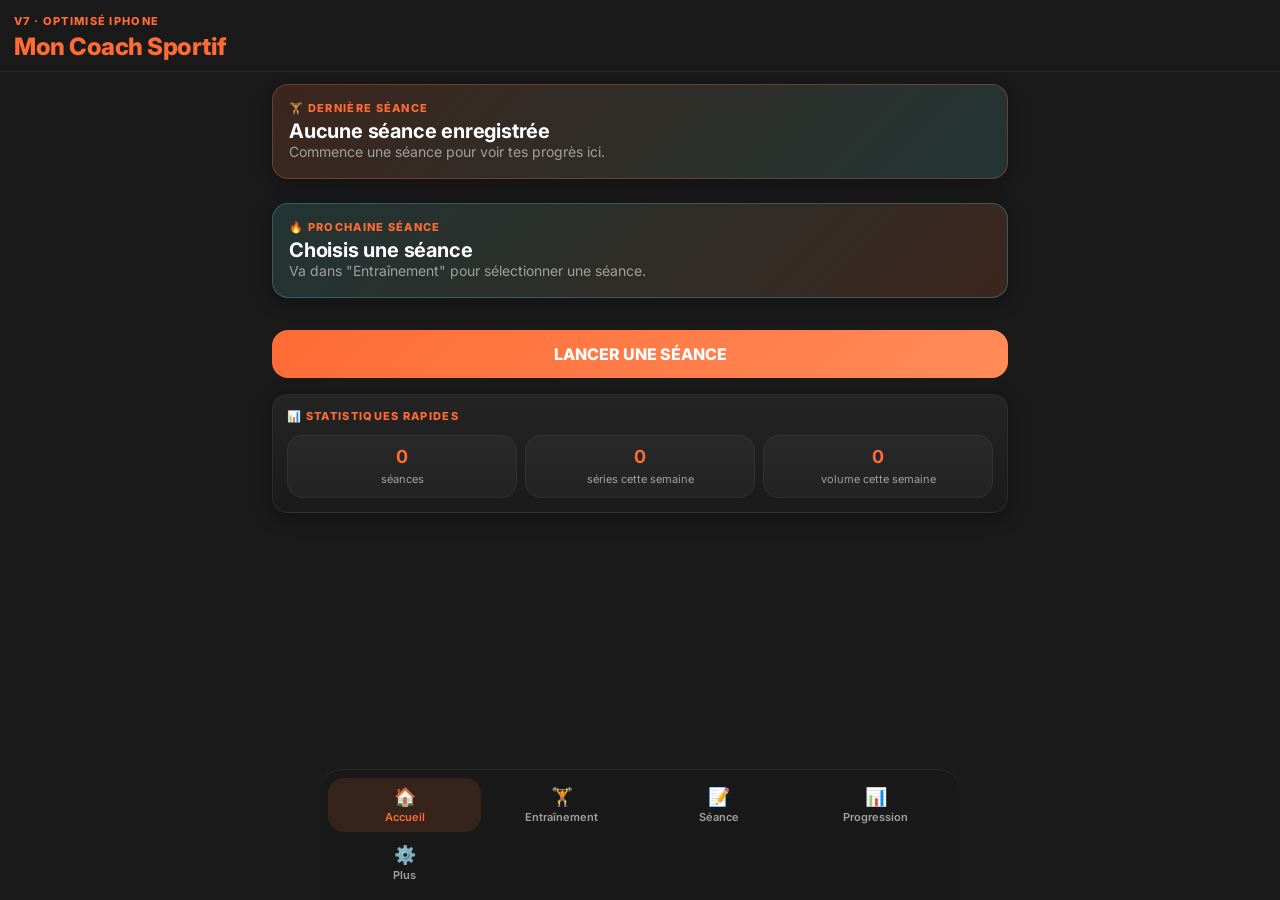
<file: index.html>
<!DOCTYPE html>
<html lang="fr">
<head>
  <meta charset="UTF-8" />
  <meta name="viewport" content="width=device-width, initial-scale=1, viewport-fit=cover" />
  <meta name="theme-color" content="#1A1A1A" />
  <meta name="apple-mobile-web-app-capable" content="yes" />
  <meta name="apple-mobile-web-app-title" content="Mon Coach Sportif" />
  <meta name="apple-mobile-web-app-status-bar-style" content="black-translucent" />
  <link rel="manifest" href="manifest.webmanifest" />
  <link rel="preconnect" href="https://fonts.googleapis.com">
  <link rel="preconnect" href="https://fonts.gstatic.com" crossorigin>
  <link href="https://fonts.googleapis.com/css2?family=Inter:wght@400;600;700;800&display=swap" rel="stylesheet">
  <link rel="stylesheet" href="style.css" />
  <title>Mon Coach Sportif V7</title>
</head>
<body>
  <header class="topbar safe-top">
    <div>
      <p class="eyebrow">V7 · Optimisé iPhone</p>
      <h1>Mon Coach Sportif</h1>
    </div>
    <button id="resumeBtn" class="mini primary hidden">Reprendre</button>
  </header>

  <main>
    <!-- NOUVEAU : ÉCRAN D'ACCUEIL AVEC RÉSUMÉ -->
    <section id="home" class="page active">
      <article class="home-summary">
        <div class="last-session-card card">
          <p class="eyebrow">🏋️ Dernière séance</p>
          <h2 id="lastSessionTitle">Aucune séance enregistrée</h2>
          <p id="lastSessionDetails" class="muted">Commence une séance pour voir tes progrès ici.</p>
        </div>
        
        <div class="next-session-card card">
          <p class="eyebrow">🔥 Prochaine séance</p>
          <h2 id="nextSessionTitle">Choisis une séance</h2>
          <p id="nextSessionDetails" class="muted">Va dans "Entraînement" pour sélectionner une séance.</p>
        </div>
        
        <button id="quickStartBtn" class="quick-launch-btn">LANCER UNE SÉANCE</button>
      </article>
      
      <article class="card compact">
        <p class="eyebrow">📊 Statistiques rapides</p>
        <div class="stats-row">
          <div><strong id="homeTotalSessions">0</strong><span>séances</span></div>
          <div><strong id="homeWeekSets">0</strong><span>séries cette semaine</span></div>
          <div><strong id="homeWeekVolume">0</strong><span>volume cette semaine</span></div>
        </div>
      </article>
    </section>

    <!-- ANCIENNE SECTION "TRAINING" (renommée en "templates") -->
    <section id="training" class="page">
      <article class="hero card compact">
        <div>
          <p class="eyebrow">Entraînement</p>
          <h2 id="recommendationTitle">Choisis ta séance</h2>
          <p id="recommendationText" class="muted">Maison 20-30 min ou salle 1h. L'app te guide sans t'imposer un jour fixe.</p>
        </div>
        <div class="segmented" role="group" aria-label="Filtre séance">
          <button class="chip active" data-place="all">Tout</button>
          <button class="chip" data-place="home">Maison</button>
          <button class="chip" data-place="gym">Salle</button>
        </div>
      </article>

      <section id="templates" class="template-list"></section>
    </section>

    <section id="session" class="page session-page">
      <article class="session-head card compact">
        <div>
          <p id="sessionBadge" class="pill">Aucune séance</p>
          <h2 id="sessionTitle">Lance une séance</h2>
          <p id="sessionMeta" class="muted">L'écran séance reste volontairement simple.</p>
        </div>
        <button id="finishBtn" class="primary hidden">Terminer</button>
      </article>

      <section id="exerciseStack" class="exercise-stack empty-state">
        <p>Aucune séance active. Va dans <strong>Entraînement</strong> pour choisir une séance.</p>
      </section>

      <div id="timerBar" class="timer-bar safe-bottom hidden">
        <button id="timerMinus" class="timer-small">-15s</button>
        <button id="timerToggle" class="timer-main">Repos 01:30</button>
        <button id="timerReset" class="timer-small">Reset</button>
      </div>
    </section>

    <section id="progress" class="page">
      <article class="card compact">
        <div class="section-row">
          <div>
            <p class="eyebrow">Progression</p>
            <h2>Vue simple</h2>
          </div>
          <button id="exportCsvBtn" class="mini">CSV</button>
        </div>
        <div class="stats-row">
          <div><strong id="totalSessions">0</strong><span>séances</span></div>
          <div><strong id="weekSets">0</strong><span>séries semaine</span></div>
          <div><strong id="weekVolume">0</strong><span>volume semaine</span></div>
        </div>
      </article>

      <article class="card compact">
        <div class="section-row">
          <div>
            <h2>Volume prise de masse</h2>
            <p class="muted">Objectif simple : 10 à 16 séries par groupe / semaine.</p>
          </div>
        </div>
        <div id="muscleTargets" class="targets"></div>
      </article>

      <article class="card compact">
        <div class="section-row">
          <div>
            <h2>Poids corporel</h2>
            <p class="muted">Utile pour vérifier que la prise de masse avance.</p>
          </div>
        </div>
        <div class="weight-input">
          <input id="bodyWeightInput" type="number" step="0.1" placeholder="ex. 65.5" inputmode="decimal" />
          <button id="saveWeightBtn" class="primary">Enregistrer</button>
        </div>
        <p id="weightTrend" class="advice-line"></p>
      </article>

      <article class="card compact">
        <div class="section-row">
          <div>
            <h2>Graphique utile</h2>
            <p class="muted">Une seule donnée à la fois, pour rester lisible sur iPhone.</p>
          </div>
        </div>
        <div class="filter-grid">
          <select id="metricFilter">
            <option value="volume">Volume</option>
            <option value="sets">Séries</option>
            <option value="bestWeight">Meilleur poids</option>
            <option value="maxReps">Max reps</option>
          </select>
          <select id="exerciseFilter"></select>
          <select id="placeFilter">
            <option value="all">Maison + salle</option>
            <option value="home">Maison</option>
            <option value="gym">Salle</option>
          </select>
        </div>
        <canvas id="progressCanvas" height="180"></canvas>
      </article>

      <article class="card compact">
        <h2>Records discrets</h2>
        <div id="recordsList" class="records-list"></div>
      </article>
    </section>

    <section id="more" class="page">
      <article class="card compact">
        <p class="eyebrow">Après séance</p>
        <h2>Conseils prise de masse</h2>
        <div class="tips">
          <p><strong>Après une grosse séance salle :</strong> vise protéines + glucides dans les prochaines heures.</p>
          <p><strong>Après jambes ou full body :</strong> ne sous-mange pas. Un vrai repas aide la récupération.</p>
          <p><strong>Séance du soir :</strong> choisis une option digeste : skyr/banane, œufs/pain, riz/thon, soupe + jambon.</p>
        </div>
      </article>

      <article class="card compact">
        <h2>Défi actif</h2>
        <p id="challengeText" class="muted"></p>
        <div class="progress-shell"><span id="challengeBar"></span></div>
        <button id="newChallengeBtn" class="primary full">Changer de défi</button>
      </article>

      <article class="card compact">
        <h2>Mode douleur</h2>
        <p class="muted">L'app propose des alternatives, mais arrête l'exercice si la douleur augmente.</p>
        <select id="injurySelect">
          <option value="none">Aucune zone</option>
          <option value="shoulders">Épaules</option>
          <option value="back">Dos</option>
          <option value="knees">Genoux</option>
        </select>
        <p id="injuryText" class="advice-line"></p>
      </article>

      <article class="card compact">
        <h2>Sauvegarde</h2>
        <p class="muted">CSV pour Excel. JSON pour restaurer toute l'application.</p>
        <div class="button-grid">
          <button id="exportCsvBtn2">Exporter CSV</button>
          <button id="exportJsonBtn">Sauvegarde JSON</button>
          <label class="file-btn">Restaurer JSON<input id="importJsonInput" type="file" accept="application/json" /></label>
          <button id="clearDataBtn" class="danger">Réinitialiser</button>
        </div>
      </article>
    </section>


    <section id="templatePreviewModal" class="modal hidden" aria-live="polite">
      <article class="modal-card card preview-card">
        <div class="section-row">
          <div>
            <p class="eyebrow">Aperçu séance</p>
            <h2 id="previewTitle">Séance</h2>
            <p id="previewMeta" class="muted"></p>
          </div>
          <button id="closePreviewBtn" class="mini">Fermer</button>
        </div>
        <div id="previewContent" class="preview-content"></div>
        <button id="previewStartBtn" class="primary full">Lancer cette séance</button>
      </article>
    </section>

    <section id="exercisePickerModal" class="modal hidden" aria-live="polite">
      <article class="modal-card card picker-card">
        <div class="section-row">
          <div>
            <p class="eyebrow">Bibliothèque</p>
            <h2 id="pickerTitle">Ajouter exercice</h2>
          </div>
          <button id="closePickerBtn" class="mini">Fermer</button>
        </div>
        <div id="pickerCategories" class="picker-cats"></div>
        <div id="pickerList" class="picker-list"></div>
        <div class="new-exercise-box">
          <h3>Créer une machine / exercice</h3>
          <p class="muted">L’app le gardera en mémoire avec tes performances.</p>
          <input id="newExerciseName" type="text" placeholder="ex. Hack Squat Panatta" />
          <select id="newExerciseCategory">
            <option value="legs">Jambes</option>
            <option value="push">Push</option>
            <option value="pull">Pull</option>
            <option value="abs">Abdos / gainage</option>
            <option value="shoulders">Épaules</option>
            <option value="warmup">Échauffement</option>
          </select>
          <button id="createExerciseBtn" class="primary full">Créer et ajouter à la liste</button>
        </div>
      </article>
    </section>

    <section id="summaryModal" class="modal hidden" aria-live="polite">
      <article class="modal-card card">
        <div class="section-row">
          <div>
            <p class="eyebrow">Séance terminée</p>
            <h2 id="summaryTitle">Bilan</h2>
          </div>
          <button id="closeSummaryBtn" class="mini">OK</button>
        </div>
        <div id="summaryContent" class="summary-content"></div>
      </article>
    </section>
  </main>

  <nav class="bottom-nav safe-bottom" aria-label="Navigation">
    <button class="nav-btn active" data-page="home">🏠<span>Accueil</span></button>
    <button class="nav-btn" data-page="training">🏋️<span>Entraînement</span></button>
    <button class="nav-btn" data-page="session">📝<span>Séance</span></button>
    <button class="nav-btn" data-page="progress">📊<span>Progression</span></button>
    <button class="nav-btn" data-page="more">⚙️<span>Plus</span></button>
  </nav>

  <script src="script.js"></script>
</body>
</html>
</file>
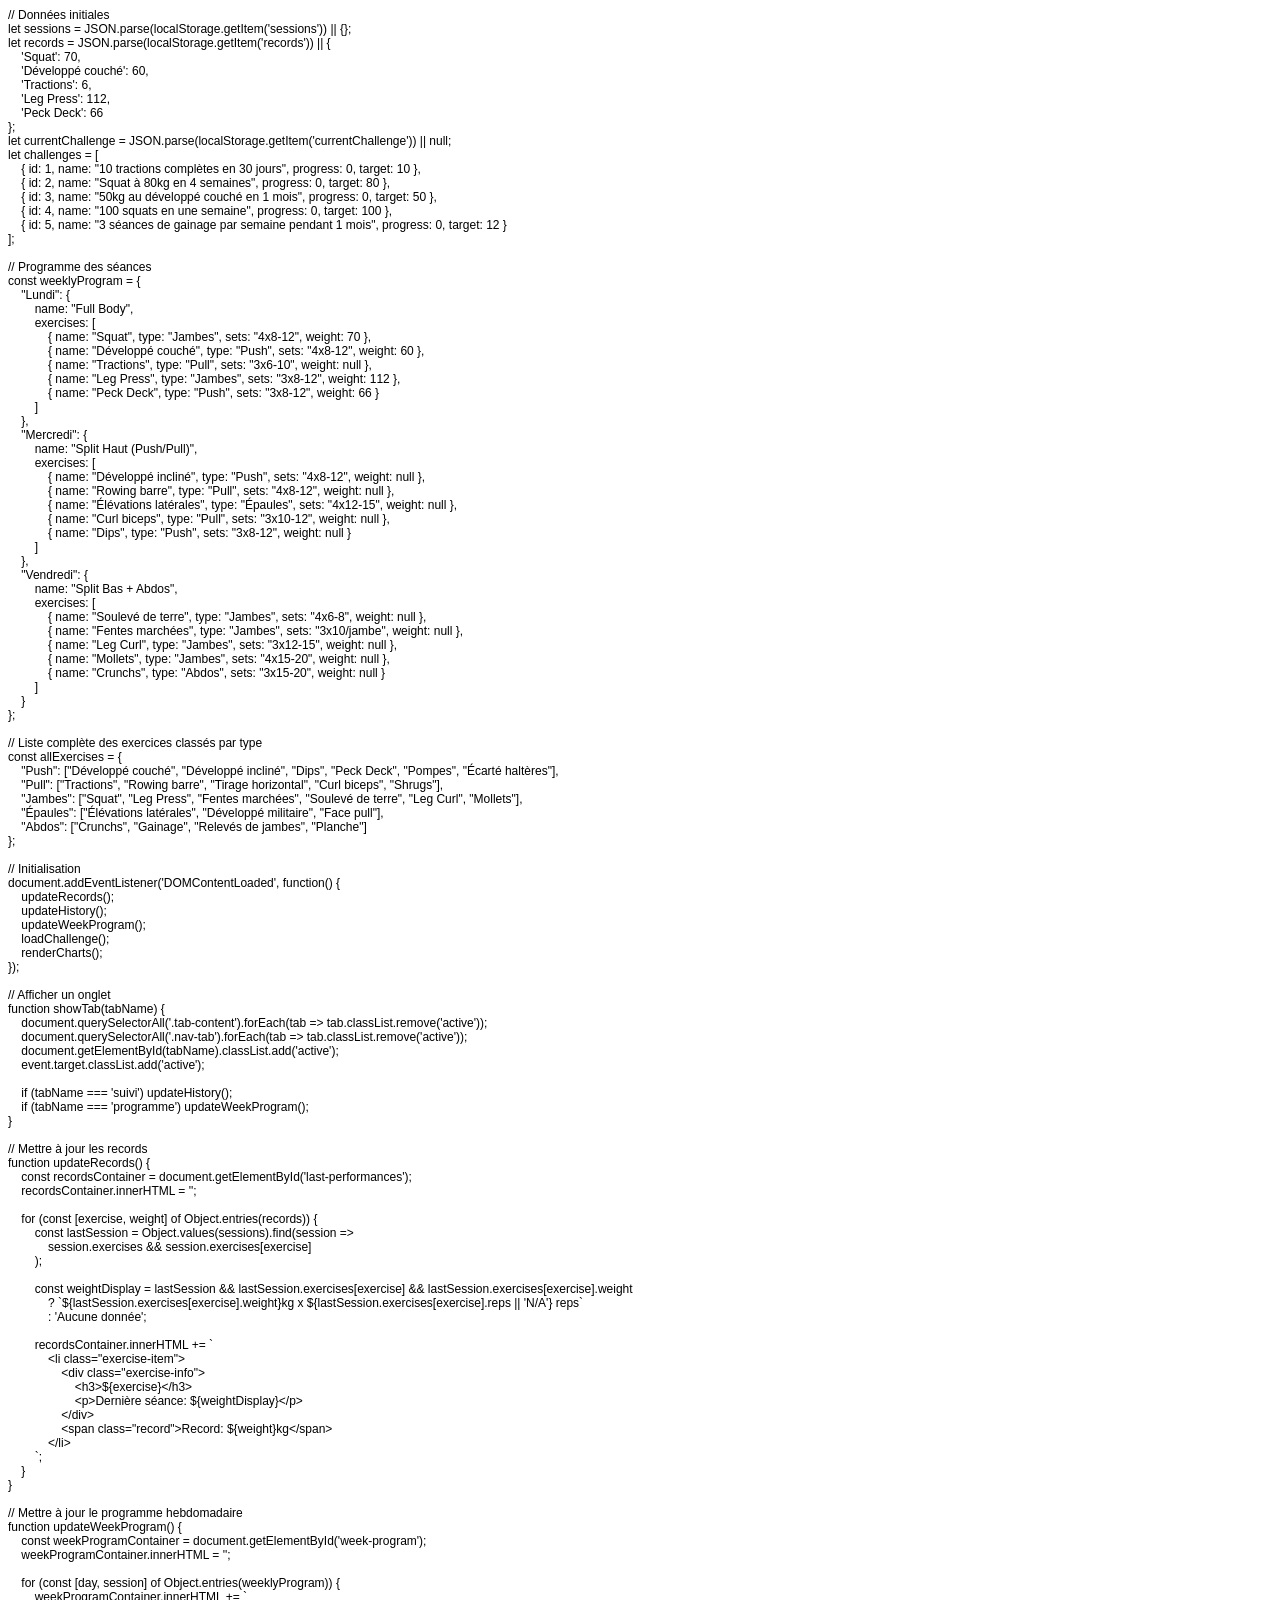
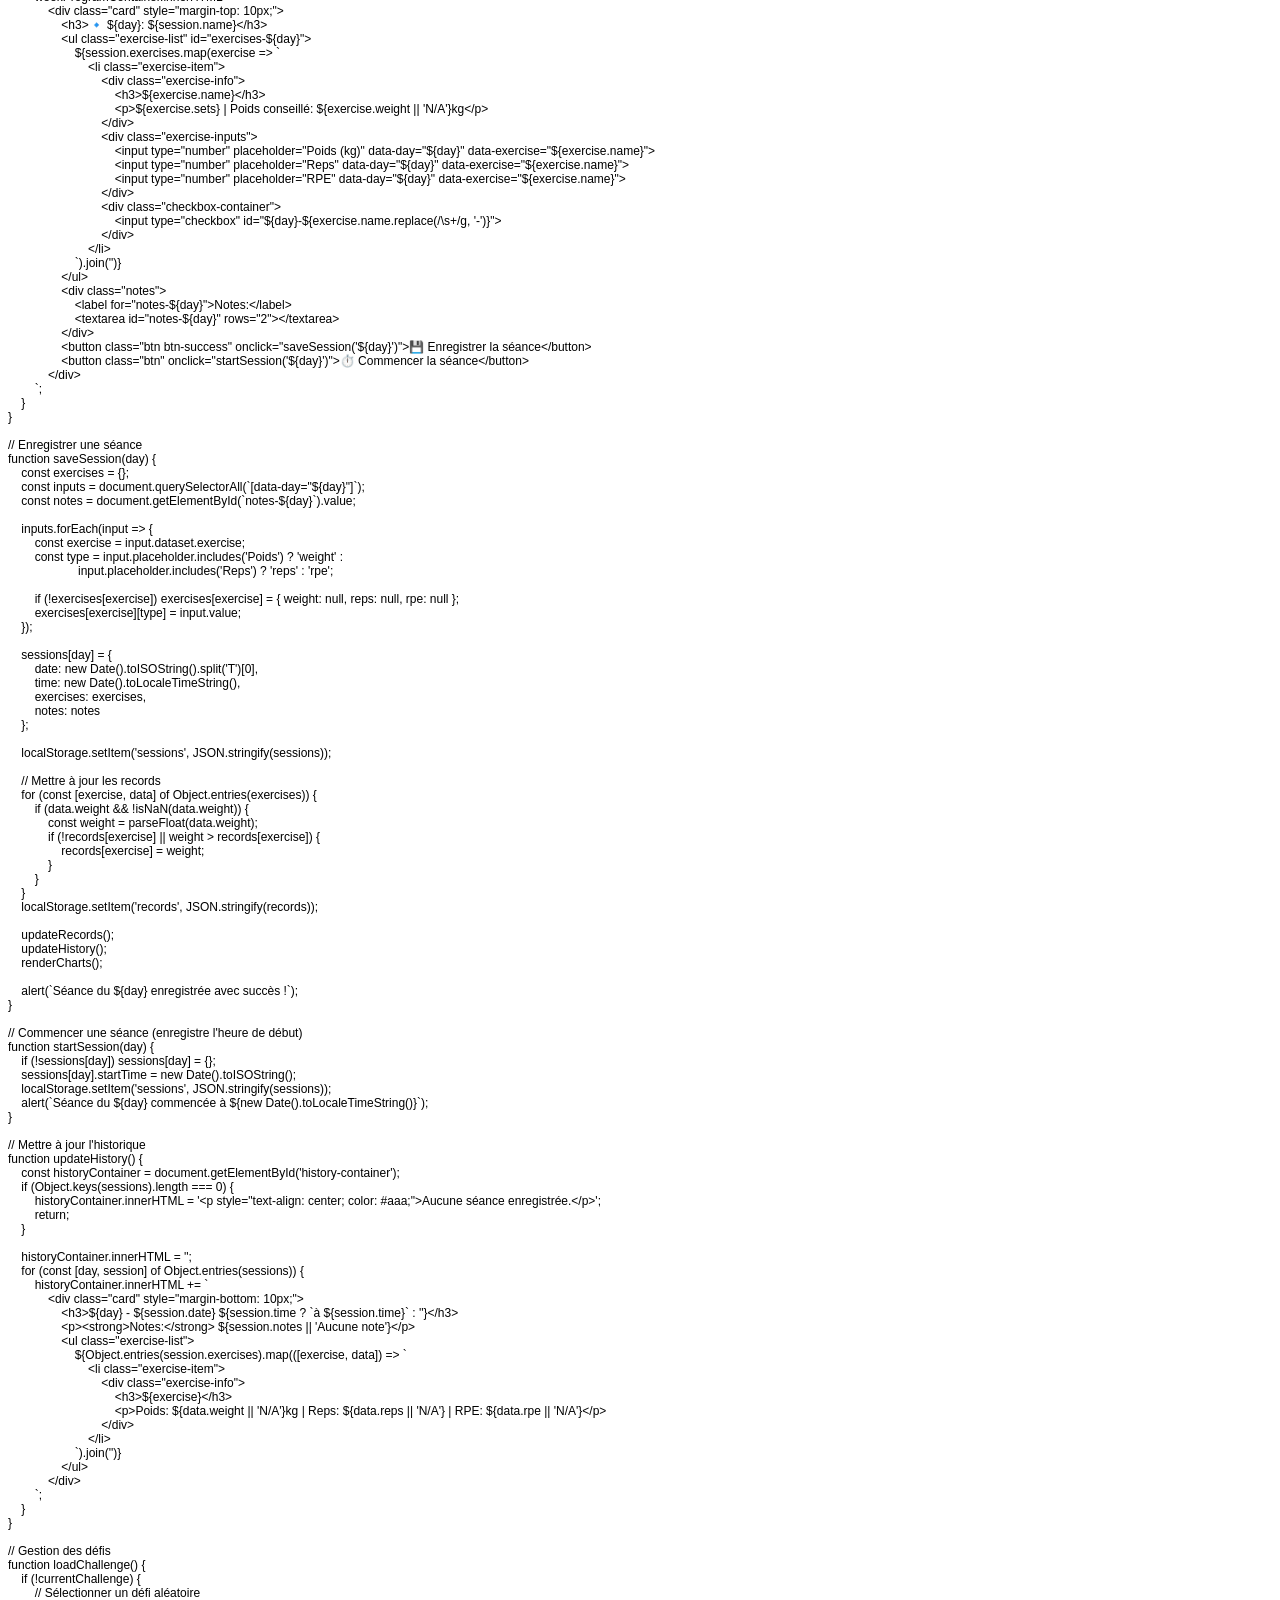
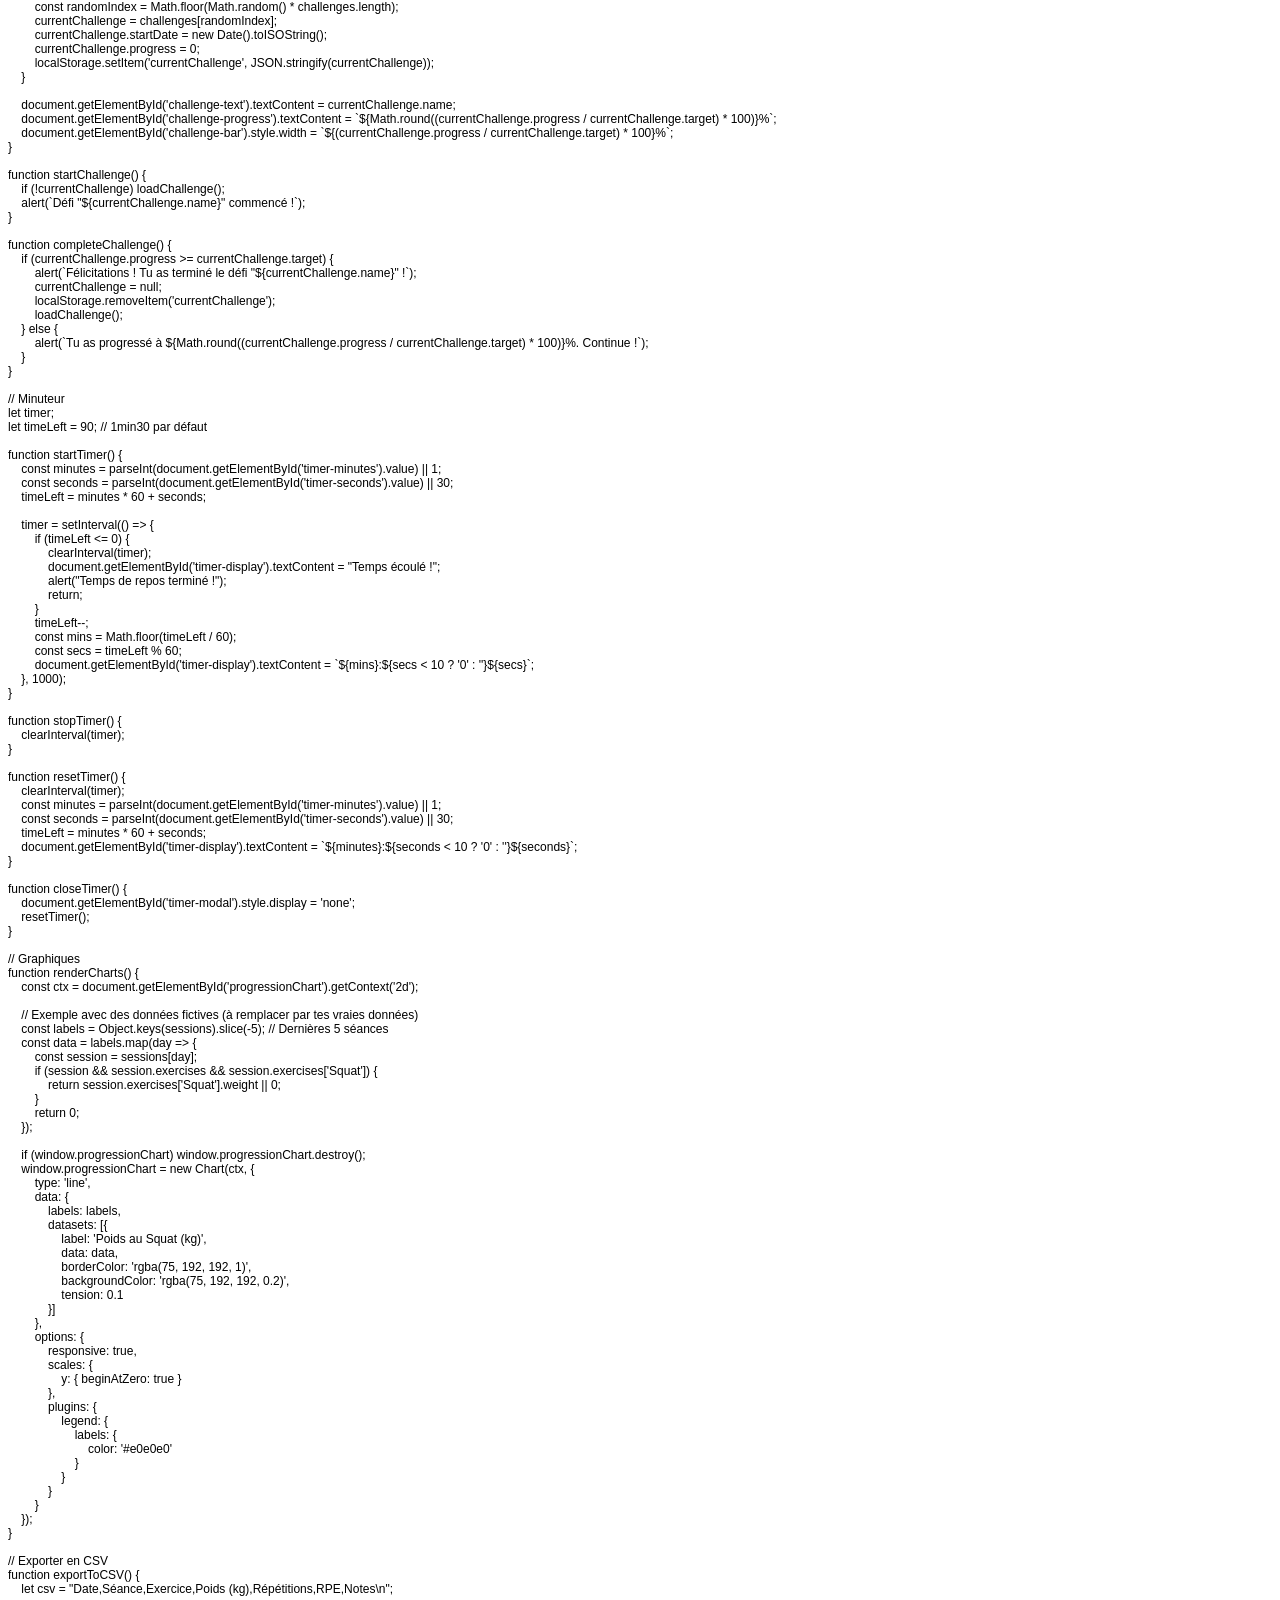
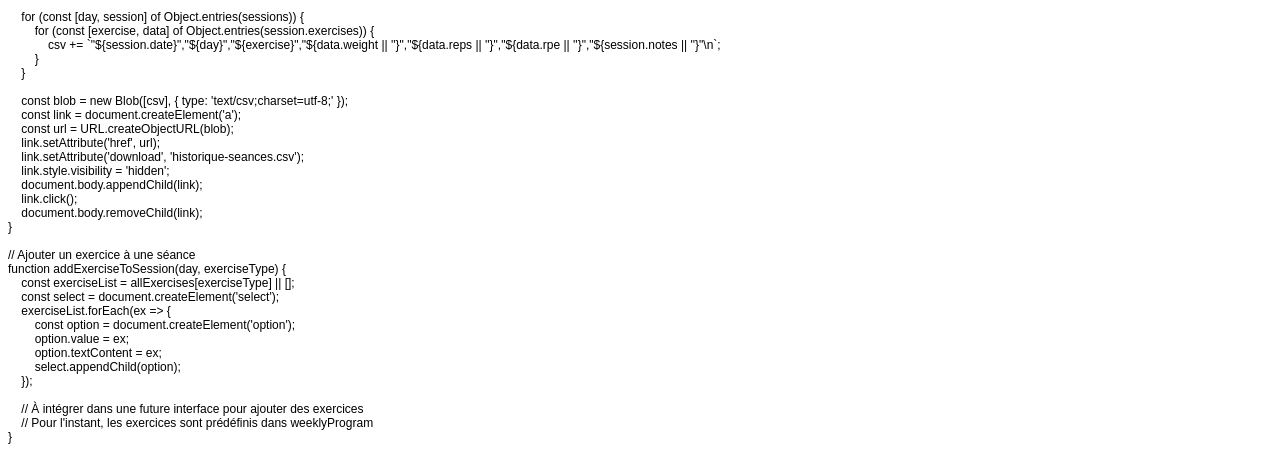
<file: script.js.html>
<!DOCTYPE html PUBLIC "-//W3C//DTD HTML 4.01//EN" "http://www.w3.org/TR/html4/strict.dtd">
<html>
<head>
  <meta http-equiv="Content-Type" content="text/html; charset=utf-8">
  <meta http-equiv="Content-Style-Type" content="text/css">
  <title></title>
  <meta name="Generator" content="Cocoa HTML Writer">
  <meta name="CocoaVersion" content="2685.6">
  <style type="text/css">
    p.p1 {margin: 0.0px 0.0px 0.0px 0.0px; font: 12.0px Helvetica}
    p.p2 {margin: 0.0px 0.0px 0.0px 0.0px; font: 12.0px Helvetica; min-height: 14.0px}
  </style>
</head>
<body>
<p class="p1">// Données initiales</p>
<p class="p1">let sessions = JSON.parse(localStorage.getItem('sessions')) || {};</p>
<p class="p1">let records = JSON.parse(localStorage.getItem('records')) || {</p>
<p class="p1"><span class="Apple-converted-space">    </span>'Squat': 70,</p>
<p class="p1"><span class="Apple-converted-space">    </span>'Développé couché': 60,</p>
<p class="p1"><span class="Apple-converted-space">    </span>'Tractions': 6,</p>
<p class="p1"><span class="Apple-converted-space">    </span>'Leg Press': 112,</p>
<p class="p1"><span class="Apple-converted-space">    </span>'Peck Deck': 66</p>
<p class="p1">};</p>
<p class="p1">let currentChallenge = JSON.parse(localStorage.getItem('currentChallenge')) || null;</p>
<p class="p1">let challenges = [</p>
<p class="p1"><span class="Apple-converted-space">    </span>{ id: 1, name: "10 tractions complètes en 30 jours", progress: 0, target: 10 },</p>
<p class="p1"><span class="Apple-converted-space">    </span>{ id: 2, name: "Squat à 80kg en 4 semaines", progress: 0, target: 80 },</p>
<p class="p1"><span class="Apple-converted-space">    </span>{ id: 3, name: "50kg au développé couché en 1 mois", progress: 0, target: 50 },</p>
<p class="p1"><span class="Apple-converted-space">    </span>{ id: 4, name: "100 squats en une semaine", progress: 0, target: 100 },</p>
<p class="p1"><span class="Apple-converted-space">    </span>{ id: 5, name: "3 séances de gainage par semaine pendant 1 mois", progress: 0, target: 12 }</p>
<p class="p1">];</p>
<p class="p2"><br></p>
<p class="p1">// Programme des séances</p>
<p class="p1">const weeklyProgram = {</p>
<p class="p1"><span class="Apple-converted-space">    </span>"Lundi": {</p>
<p class="p1"><span class="Apple-converted-space">        </span>name: "Full Body",</p>
<p class="p1"><span class="Apple-converted-space">        </span>exercises: [</p>
<p class="p1"><span class="Apple-converted-space">            </span>{ name: "Squat", type: "Jambes", sets: "4x8-12", weight: 70 },</p>
<p class="p1"><span class="Apple-converted-space">            </span>{ name: "Développé couché", type: "Push", sets: "4x8-12", weight: 60 },</p>
<p class="p1"><span class="Apple-converted-space">            </span>{ name: "Tractions", type: "Pull", sets: "3x6-10", weight: null },</p>
<p class="p1"><span class="Apple-converted-space">            </span>{ name: "Leg Press", type: "Jambes", sets: "3x8-12", weight: 112 },</p>
<p class="p1"><span class="Apple-converted-space">            </span>{ name: "Peck Deck", type: "Push", sets: "3x8-12", weight: 66 }</p>
<p class="p1"><span class="Apple-converted-space">        </span>]</p>
<p class="p1"><span class="Apple-converted-space">    </span>},</p>
<p class="p1"><span class="Apple-converted-space">    </span>"Mercredi": {</p>
<p class="p1"><span class="Apple-converted-space">        </span>name: "Split Haut (Push/Pull)",</p>
<p class="p1"><span class="Apple-converted-space">        </span>exercises: [</p>
<p class="p1"><span class="Apple-converted-space">            </span>{ name: "Développé incliné", type: "Push", sets: "4x8-12", weight: null },</p>
<p class="p1"><span class="Apple-converted-space">            </span>{ name: "Rowing barre", type: "Pull", sets: "4x8-12", weight: null },</p>
<p class="p1"><span class="Apple-converted-space">            </span>{ name: "Élévations latérales", type: "Épaules", sets: "4x12-15", weight: null },</p>
<p class="p1"><span class="Apple-converted-space">            </span>{ name: "Curl biceps", type: "Pull", sets: "3x10-12", weight: null },</p>
<p class="p1"><span class="Apple-converted-space">            </span>{ name: "Dips", type: "Push", sets: "3x8-12", weight: null }</p>
<p class="p1"><span class="Apple-converted-space">        </span>]</p>
<p class="p1"><span class="Apple-converted-space">    </span>},</p>
<p class="p1"><span class="Apple-converted-space">    </span>"Vendredi": {</p>
<p class="p1"><span class="Apple-converted-space">        </span>name: "Split Bas + Abdos",</p>
<p class="p1"><span class="Apple-converted-space">        </span>exercises: [</p>
<p class="p1"><span class="Apple-converted-space">            </span>{ name: "Soulevé de terre", type: "Jambes", sets: "4x6-8", weight: null },</p>
<p class="p1"><span class="Apple-converted-space">            </span>{ name: "Fentes marchées", type: "Jambes", sets: "3x10/jambe", weight: null },</p>
<p class="p1"><span class="Apple-converted-space">            </span>{ name: "Leg Curl", type: "Jambes", sets: "3x12-15", weight: null },</p>
<p class="p1"><span class="Apple-converted-space">            </span>{ name: "Mollets", type: "Jambes", sets: "4x15-20", weight: null },</p>
<p class="p1"><span class="Apple-converted-space">            </span>{ name: "Crunchs", type: "Abdos", sets: "3x15-20", weight: null }</p>
<p class="p1"><span class="Apple-converted-space">        </span>]</p>
<p class="p1"><span class="Apple-converted-space">    </span>}</p>
<p class="p1">};</p>
<p class="p2"><br></p>
<p class="p1">// Liste complète des exercices classés par type</p>
<p class="p1">const allExercises = {</p>
<p class="p1"><span class="Apple-converted-space">    </span>"Push": ["Développé couché", "Développé incliné", "Dips", "Peck Deck", "Pompes", "Écarté haltères"],</p>
<p class="p1"><span class="Apple-converted-space">    </span>"Pull": ["Tractions", "Rowing barre", "Tirage horizontal", "Curl biceps", "Shrugs"],</p>
<p class="p1"><span class="Apple-converted-space">    </span>"Jambes": ["Squat", "Leg Press", "Fentes marchées", "Soulevé de terre", "Leg Curl", "Mollets"],</p>
<p class="p1"><span class="Apple-converted-space">    </span>"Épaules": ["Élévations latérales", "Développé militaire", "Face pull"],</p>
<p class="p1"><span class="Apple-converted-space">    </span>"Abdos": ["Crunchs", "Gainage", "Relevés de jambes", "Planche"]</p>
<p class="p1">};</p>
<p class="p2"><br></p>
<p class="p1">// Initialisation</p>
<p class="p1">document.addEventListener('DOMContentLoaded', function() {</p>
<p class="p1"><span class="Apple-converted-space">    </span>updateRecords();</p>
<p class="p1"><span class="Apple-converted-space">    </span>updateHistory();</p>
<p class="p1"><span class="Apple-converted-space">    </span>updateWeekProgram();</p>
<p class="p1"><span class="Apple-converted-space">    </span>loadChallenge();</p>
<p class="p1"><span class="Apple-converted-space">    </span>renderCharts();</p>
<p class="p1">});</p>
<p class="p2"><br></p>
<p class="p1">// Afficher un onglet</p>
<p class="p1">function showTab(tabName) {</p>
<p class="p1"><span class="Apple-converted-space">    </span>document.querySelectorAll('.tab-content').forEach(tab =&gt; tab.classList.remove('active'));</p>
<p class="p1"><span class="Apple-converted-space">    </span>document.querySelectorAll('.nav-tab').forEach(tab =&gt; tab.classList.remove('active'));</p>
<p class="p1"><span class="Apple-converted-space">    </span>document.getElementById(tabName).classList.add('active');</p>
<p class="p1"><span class="Apple-converted-space">    </span>event.target.classList.add('active');</p>
<p class="p2"><br></p>
<p class="p1"><span class="Apple-converted-space">    </span>if (tabName === 'suivi') updateHistory();</p>
<p class="p1"><span class="Apple-converted-space">    </span>if (tabName === 'programme') updateWeekProgram();</p>
<p class="p1">}</p>
<p class="p2"><br></p>
<p class="p1">// Mettre à jour les records</p>
<p class="p1">function updateRecords() {</p>
<p class="p1"><span class="Apple-converted-space">    </span>const recordsContainer = document.getElementById('last-performances');</p>
<p class="p1"><span class="Apple-converted-space">    </span>recordsContainer.innerHTML = '';</p>
<p class="p2"><br></p>
<p class="p1"><span class="Apple-converted-space">    </span>for (const [exercise, weight] of Object.entries(records)) {</p>
<p class="p1"><span class="Apple-converted-space">        </span>const lastSession = Object.values(sessions).find(session =&gt;</p>
<p class="p1"><span class="Apple-converted-space">            </span>session.exercises &amp;&amp; session.exercises[exercise]</p>
<p class="p1"><span class="Apple-converted-space">        </span>);</p>
<p class="p2"><br></p>
<p class="p1"><span class="Apple-converted-space">        </span>const weightDisplay = lastSession &amp;&amp; lastSession.exercises[exercise] &amp;&amp; lastSession.exercises[exercise].weight</p>
<p class="p1"><span class="Apple-converted-space">            </span>? `${lastSession.exercises[exercise].weight}kg x ${lastSession.exercises[exercise].reps || 'N/A'} reps`</p>
<p class="p1"><span class="Apple-converted-space">            </span>: 'Aucune donnée';</p>
<p class="p2"><br></p>
<p class="p1"><span class="Apple-converted-space">        </span>recordsContainer.innerHTML += `</p>
<p class="p1"><span class="Apple-converted-space">            </span>&lt;li class="exercise-item"&gt;</p>
<p class="p1"><span class="Apple-converted-space">                </span>&lt;div class="exercise-info"&gt;</p>
<p class="p1"><span class="Apple-converted-space">                    </span>&lt;h3&gt;${exercise}&lt;/h3&gt;</p>
<p class="p1"><span class="Apple-converted-space">                    </span>&lt;p&gt;Dernière séance: ${weightDisplay}&lt;/p&gt;</p>
<p class="p1"><span class="Apple-converted-space">                </span>&lt;/div&gt;</p>
<p class="p1"><span class="Apple-converted-space">                </span>&lt;span class="record"&gt;Record: ${weight}kg&lt;/span&gt;</p>
<p class="p1"><span class="Apple-converted-space">            </span>&lt;/li&gt;</p>
<p class="p1"><span class="Apple-converted-space">        </span>`;</p>
<p class="p1"><span class="Apple-converted-space">    </span>}</p>
<p class="p1">}</p>
<p class="p2"><br></p>
<p class="p1">// Mettre à jour le programme hebdomadaire</p>
<p class="p1">function updateWeekProgram() {</p>
<p class="p1"><span class="Apple-converted-space">    </span>const weekProgramContainer = document.getElementById('week-program');</p>
<p class="p1"><span class="Apple-converted-space">    </span>weekProgramContainer.innerHTML = '';</p>
<p class="p2"><br></p>
<p class="p1"><span class="Apple-converted-space">    </span>for (const [day, session] of Object.entries(weeklyProgram)) {</p>
<p class="p1"><span class="Apple-converted-space">        </span>weekProgramContainer.innerHTML += `</p>
<p class="p1"><span class="Apple-converted-space">            </span>&lt;div class="card" style="margin-top: 10px;"&gt;</p>
<p class="p1"><span class="Apple-converted-space">                </span>&lt;h3&gt;🔹 ${day}: ${session.name}&lt;/h3&gt;</p>
<p class="p1"><span class="Apple-converted-space">                </span>&lt;ul class="exercise-list" id="exercises-${day}"&gt;</p>
<p class="p1"><span class="Apple-converted-space">                    </span>${session.exercises.map(exercise =&gt; `</p>
<p class="p1"><span class="Apple-converted-space">                        </span>&lt;li class="exercise-item"&gt;</p>
<p class="p1"><span class="Apple-converted-space">                            </span>&lt;div class="exercise-info"&gt;</p>
<p class="p1"><span class="Apple-converted-space">                                </span>&lt;h3&gt;${exercise.name}&lt;/h3&gt;</p>
<p class="p1"><span class="Apple-converted-space">                                </span>&lt;p&gt;${exercise.sets} | Poids conseillé: ${exercise.weight || 'N/A'}kg&lt;/p&gt;</p>
<p class="p1"><span class="Apple-converted-space">                            </span>&lt;/div&gt;</p>
<p class="p1"><span class="Apple-converted-space">                            </span>&lt;div class="exercise-inputs"&gt;</p>
<p class="p1"><span class="Apple-converted-space">                                </span>&lt;input type="number" placeholder="Poids (kg)" data-day="${day}" data-exercise="${exercise.name}"&gt;</p>
<p class="p1"><span class="Apple-converted-space">                                </span>&lt;input type="number" placeholder="Reps" data-day="${day}" data-exercise="${exercise.name}"&gt;</p>
<p class="p1"><span class="Apple-converted-space">                                </span>&lt;input type="number" placeholder="RPE" data-day="${day}" data-exercise="${exercise.name}"&gt;</p>
<p class="p1"><span class="Apple-converted-space">                            </span>&lt;/div&gt;</p>
<p class="p1"><span class="Apple-converted-space">                            </span>&lt;div class="checkbox-container"&gt;</p>
<p class="p1"><span class="Apple-converted-space">                                </span>&lt;input type="checkbox" id="${day}-${exercise.name.replace(/\s+/g, '-')}"&gt;</p>
<p class="p1"><span class="Apple-converted-space">                            </span>&lt;/div&gt;</p>
<p class="p1"><span class="Apple-converted-space">                        </span>&lt;/li&gt;</p>
<p class="p1"><span class="Apple-converted-space">                    </span>`).join('')}</p>
<p class="p1"><span class="Apple-converted-space">                </span>&lt;/ul&gt;</p>
<p class="p1"><span class="Apple-converted-space">                </span>&lt;div class="notes"&gt;</p>
<p class="p1"><span class="Apple-converted-space">                    </span>&lt;label for="notes-${day}"&gt;Notes:&lt;/label&gt;</p>
<p class="p1"><span class="Apple-converted-space">                    </span>&lt;textarea id="notes-${day}" rows="2"&gt;&lt;/textarea&gt;</p>
<p class="p1"><span class="Apple-converted-space">                </span>&lt;/div&gt;</p>
<p class="p1"><span class="Apple-converted-space">                </span>&lt;button class="btn btn-success" onclick="saveSession('${day}')"&gt;💾 Enregistrer la séance&lt;/button&gt;</p>
<p class="p1"><span class="Apple-converted-space">                </span>&lt;button class="btn" onclick="startSession('${day}')"&gt;⏱️ Commencer la séance&lt;/button&gt;</p>
<p class="p1"><span class="Apple-converted-space">            </span>&lt;/div&gt;</p>
<p class="p1"><span class="Apple-converted-space">        </span>`;</p>
<p class="p1"><span class="Apple-converted-space">    </span>}</p>
<p class="p1">}</p>
<p class="p2"><br></p>
<p class="p1">// Enregistrer une séance</p>
<p class="p1">function saveSession(day) {</p>
<p class="p1"><span class="Apple-converted-space">    </span>const exercises = {};</p>
<p class="p1"><span class="Apple-converted-space">    </span>const inputs = document.querySelectorAll(`[data-day="${day}"]`);</p>
<p class="p1"><span class="Apple-converted-space">    </span>const notes = document.getElementById(`notes-${day}`).value;</p>
<p class="p2"><br></p>
<p class="p1"><span class="Apple-converted-space">    </span>inputs.forEach(input =&gt; {</p>
<p class="p1"><span class="Apple-converted-space">        </span>const exercise = input.dataset.exercise;</p>
<p class="p1"><span class="Apple-converted-space">        </span>const type = input.placeholder.includes('Poids') ? 'weight' :</p>
<p class="p1"><span class="Apple-converted-space">                     </span>input.placeholder.includes('Reps') ? 'reps' : 'rpe';</p>
<p class="p2"><br></p>
<p class="p1"><span class="Apple-converted-space">        </span>if (!exercises[exercise]) exercises[exercise] = { weight: null, reps: null, rpe: null };</p>
<p class="p1"><span class="Apple-converted-space">        </span>exercises[exercise][type] = input.value;</p>
<p class="p1"><span class="Apple-converted-space">    </span>});</p>
<p class="p2"><br></p>
<p class="p1"><span class="Apple-converted-space">    </span>sessions[day] = {</p>
<p class="p1"><span class="Apple-converted-space">        </span>date: new Date().toISOString().split('T')[0],</p>
<p class="p1"><span class="Apple-converted-space">        </span>time: new Date().toLocaleTimeString(),</p>
<p class="p1"><span class="Apple-converted-space">        </span>exercises: exercises,</p>
<p class="p1"><span class="Apple-converted-space">        </span>notes: notes</p>
<p class="p1"><span class="Apple-converted-space">    </span>};</p>
<p class="p2"><br></p>
<p class="p1"><span class="Apple-converted-space">    </span>localStorage.setItem('sessions', JSON.stringify(sessions));</p>
<p class="p2"><br></p>
<p class="p1"><span class="Apple-converted-space">    </span>// Mettre à jour les records</p>
<p class="p1"><span class="Apple-converted-space">    </span>for (const [exercise, data] of Object.entries(exercises)) {</p>
<p class="p1"><span class="Apple-converted-space">        </span>if (data.weight &amp;&amp; !isNaN(data.weight)) {</p>
<p class="p1"><span class="Apple-converted-space">            </span>const weight = parseFloat(data.weight);</p>
<p class="p1"><span class="Apple-converted-space">            </span>if (!records[exercise] || weight &gt; records[exercise]) {</p>
<p class="p1"><span class="Apple-converted-space">                </span>records[exercise] = weight;</p>
<p class="p1"><span class="Apple-converted-space">            </span>}</p>
<p class="p1"><span class="Apple-converted-space">        </span>}</p>
<p class="p1"><span class="Apple-converted-space">    </span>}</p>
<p class="p1"><span class="Apple-converted-space">    </span>localStorage.setItem('records', JSON.stringify(records));</p>
<p class="p2"><br></p>
<p class="p1"><span class="Apple-converted-space">    </span>updateRecords();</p>
<p class="p1"><span class="Apple-converted-space">    </span>updateHistory();</p>
<p class="p1"><span class="Apple-converted-space">    </span>renderCharts();</p>
<p class="p2"><br></p>
<p class="p1"><span class="Apple-converted-space">    </span>alert(`Séance du ${day} enregistrée avec succès !`);</p>
<p class="p1">}</p>
<p class="p2"><br></p>
<p class="p1">// Commencer une séance (enregistre l'heure de début)</p>
<p class="p1">function startSession(day) {</p>
<p class="p1"><span class="Apple-converted-space">    </span>if (!sessions[day]) sessions[day] = {};</p>
<p class="p1"><span class="Apple-converted-space">    </span>sessions[day].startTime = new Date().toISOString();</p>
<p class="p1"><span class="Apple-converted-space">    </span>localStorage.setItem('sessions', JSON.stringify(sessions));</p>
<p class="p1"><span class="Apple-converted-space">    </span>alert(`Séance du ${day} commencée à ${new Date().toLocaleTimeString()}`);</p>
<p class="p1">}</p>
<p class="p2"><br></p>
<p class="p1">// Mettre à jour l'historique</p>
<p class="p1">function updateHistory() {</p>
<p class="p1"><span class="Apple-converted-space">    </span>const historyContainer = document.getElementById('history-container');</p>
<p class="p1"><span class="Apple-converted-space">    </span>if (Object.keys(sessions).length === 0) {</p>
<p class="p1"><span class="Apple-converted-space">        </span>historyContainer.innerHTML = '&lt;p style="text-align: center; color: #aaa;"&gt;Aucune séance enregistrée.&lt;/p&gt;';</p>
<p class="p1"><span class="Apple-converted-space">        </span>return;</p>
<p class="p1"><span class="Apple-converted-space">    </span>}</p>
<p class="p2"><br></p>
<p class="p1"><span class="Apple-converted-space">    </span>historyContainer.innerHTML = '';</p>
<p class="p1"><span class="Apple-converted-space">    </span>for (const [day, session] of Object.entries(sessions)) {</p>
<p class="p1"><span class="Apple-converted-space">        </span>historyContainer.innerHTML += `</p>
<p class="p1"><span class="Apple-converted-space">            </span>&lt;div class="card" style="margin-bottom: 10px;"&gt;</p>
<p class="p1"><span class="Apple-converted-space">                </span>&lt;h3&gt;${day} - ${session.date} ${session.time ? `à ${session.time}` : ''}&lt;/h3&gt;</p>
<p class="p1"><span class="Apple-converted-space">                </span>&lt;p&gt;&lt;strong&gt;Notes:&lt;/strong&gt; ${session.notes || 'Aucune note'}&lt;/p&gt;</p>
<p class="p1"><span class="Apple-converted-space">                </span>&lt;ul class="exercise-list"&gt;</p>
<p class="p1"><span class="Apple-converted-space">                    </span>${Object.entries(session.exercises).map(([exercise, data]) =&gt; `</p>
<p class="p1"><span class="Apple-converted-space">                        </span>&lt;li class="exercise-item"&gt;</p>
<p class="p1"><span class="Apple-converted-space">                            </span>&lt;div class="exercise-info"&gt;</p>
<p class="p1"><span class="Apple-converted-space">                                </span>&lt;h3&gt;${exercise}&lt;/h3&gt;</p>
<p class="p1"><span class="Apple-converted-space">                                </span>&lt;p&gt;Poids: ${data.weight || 'N/A'}kg | Reps: ${data.reps || 'N/A'} | RPE: ${data.rpe || 'N/A'}&lt;/p&gt;</p>
<p class="p1"><span class="Apple-converted-space">                            </span>&lt;/div&gt;</p>
<p class="p1"><span class="Apple-converted-space">                        </span>&lt;/li&gt;</p>
<p class="p1"><span class="Apple-converted-space">                    </span>`).join('')}</p>
<p class="p1"><span class="Apple-converted-space">                </span>&lt;/ul&gt;</p>
<p class="p1"><span class="Apple-converted-space">            </span>&lt;/div&gt;</p>
<p class="p1"><span class="Apple-converted-space">        </span>`;</p>
<p class="p1"><span class="Apple-converted-space">    </span>}</p>
<p class="p1">}</p>
<p class="p2"><br></p>
<p class="p1">// Gestion des défis</p>
<p class="p1">function loadChallenge() {</p>
<p class="p1"><span class="Apple-converted-space">    </span>if (!currentChallenge) {</p>
<p class="p1"><span class="Apple-converted-space">        </span>// Sélectionner un défi aléatoire</p>
<p class="p1"><span class="Apple-converted-space">        </span>const randomIndex = Math.floor(Math.random() * challenges.length);</p>
<p class="p1"><span class="Apple-converted-space">        </span>currentChallenge = challenges[randomIndex];</p>
<p class="p1"><span class="Apple-converted-space">        </span>currentChallenge.startDate = new Date().toISOString();</p>
<p class="p1"><span class="Apple-converted-space">        </span>currentChallenge.progress = 0;</p>
<p class="p1"><span class="Apple-converted-space">        </span>localStorage.setItem('currentChallenge', JSON.stringify(currentChallenge));</p>
<p class="p1"><span class="Apple-converted-space">    </span>}</p>
<p class="p2"><br></p>
<p class="p1"><span class="Apple-converted-space">    </span>document.getElementById('challenge-text').textContent = currentChallenge.name;</p>
<p class="p1"><span class="Apple-converted-space">    </span>document.getElementById('challenge-progress').textContent = `${Math.round((currentChallenge.progress / currentChallenge.target) * 100)}%`;</p>
<p class="p1"><span class="Apple-converted-space">    </span>document.getElementById('challenge-bar').style.width = `${(currentChallenge.progress / currentChallenge.target) * 100}%`;</p>
<p class="p1">}</p>
<p class="p2"><br></p>
<p class="p1">function startChallenge() {</p>
<p class="p1"><span class="Apple-converted-space">    </span>if (!currentChallenge) loadChallenge();</p>
<p class="p1"><span class="Apple-converted-space">    </span>alert(`Défi "${currentChallenge.name}" commencé !`);</p>
<p class="p1">}</p>
<p class="p2"><br></p>
<p class="p1">function completeChallenge() {</p>
<p class="p1"><span class="Apple-converted-space">    </span>if (currentChallenge.progress &gt;= currentChallenge.target) {</p>
<p class="p1"><span class="Apple-converted-space">        </span>alert(`Félicitations ! Tu as terminé le défi "${currentChallenge.name}" !`);</p>
<p class="p1"><span class="Apple-converted-space">        </span>currentChallenge = null;</p>
<p class="p1"><span class="Apple-converted-space">        </span>localStorage.removeItem('currentChallenge');</p>
<p class="p1"><span class="Apple-converted-space">        </span>loadChallenge();</p>
<p class="p1"><span class="Apple-converted-space">    </span>} else {</p>
<p class="p1"><span class="Apple-converted-space">        </span>alert(`Tu as progressé à ${Math.round((currentChallenge.progress / currentChallenge.target) * 100)}%. Continue !`);</p>
<p class="p1"><span class="Apple-converted-space">    </span>}</p>
<p class="p1">}</p>
<p class="p2"><br></p>
<p class="p1">// Minuteur</p>
<p class="p1">let timer;</p>
<p class="p1">let timeLeft = 90; // 1min30 par défaut</p>
<p class="p2"><br></p>
<p class="p1">function startTimer() {</p>
<p class="p1"><span class="Apple-converted-space">    </span>const minutes = parseInt(document.getElementById('timer-minutes').value) || 1;</p>
<p class="p1"><span class="Apple-converted-space">    </span>const seconds = parseInt(document.getElementById('timer-seconds').value) || 30;</p>
<p class="p1"><span class="Apple-converted-space">    </span>timeLeft = minutes * 60 + seconds;</p>
<p class="p2"><br></p>
<p class="p1"><span class="Apple-converted-space">    </span>timer = setInterval(() =&gt; {</p>
<p class="p1"><span class="Apple-converted-space">        </span>if (timeLeft &lt;= 0) {</p>
<p class="p1"><span class="Apple-converted-space">            </span>clearInterval(timer);</p>
<p class="p1"><span class="Apple-converted-space">            </span>document.getElementById('timer-display').textContent = "Temps écoulé !";</p>
<p class="p1"><span class="Apple-converted-space">            </span>alert("Temps de repos terminé !");</p>
<p class="p1"><span class="Apple-converted-space">            </span>return;</p>
<p class="p1"><span class="Apple-converted-space">        </span>}</p>
<p class="p1"><span class="Apple-converted-space">        </span>timeLeft--;</p>
<p class="p1"><span class="Apple-converted-space">        </span>const mins = Math.floor(timeLeft / 60);</p>
<p class="p1"><span class="Apple-converted-space">        </span>const secs = timeLeft % 60;</p>
<p class="p1"><span class="Apple-converted-space">        </span>document.getElementById('timer-display').textContent = `${mins}:${secs &lt; 10 ? '0' : ''}${secs}`;</p>
<p class="p1"><span class="Apple-converted-space">    </span>}, 1000);</p>
<p class="p1">}</p>
<p class="p2"><br></p>
<p class="p1">function stopTimer() {</p>
<p class="p1"><span class="Apple-converted-space">    </span>clearInterval(timer);</p>
<p class="p1">}</p>
<p class="p2"><br></p>
<p class="p1">function resetTimer() {</p>
<p class="p1"><span class="Apple-converted-space">    </span>clearInterval(timer);</p>
<p class="p1"><span class="Apple-converted-space">    </span>const minutes = parseInt(document.getElementById('timer-minutes').value) || 1;</p>
<p class="p1"><span class="Apple-converted-space">    </span>const seconds = parseInt(document.getElementById('timer-seconds').value) || 30;</p>
<p class="p1"><span class="Apple-converted-space">    </span>timeLeft = minutes * 60 + seconds;</p>
<p class="p1"><span class="Apple-converted-space">    </span>document.getElementById('timer-display').textContent = `${minutes}:${seconds &lt; 10 ? '0' : ''}${seconds}`;</p>
<p class="p1">}</p>
<p class="p2"><br></p>
<p class="p1">function closeTimer() {</p>
<p class="p1"><span class="Apple-converted-space">    </span>document.getElementById('timer-modal').style.display = 'none';</p>
<p class="p1"><span class="Apple-converted-space">    </span>resetTimer();</p>
<p class="p1">}</p>
<p class="p2"><br></p>
<p class="p1">// Graphiques</p>
<p class="p1">function renderCharts() {</p>
<p class="p1"><span class="Apple-converted-space">    </span>const ctx = document.getElementById('progressionChart').getContext('2d');</p>
<p class="p2"><br></p>
<p class="p1"><span class="Apple-converted-space">    </span>// Exemple avec des données fictives (à remplacer par tes vraies données)</p>
<p class="p1"><span class="Apple-converted-space">    </span>const labels = Object.keys(sessions).slice(-5); // Dernières 5 séances</p>
<p class="p1"><span class="Apple-converted-space">    </span>const data = labels.map(day =&gt; {</p>
<p class="p1"><span class="Apple-converted-space">        </span>const session = sessions[day];</p>
<p class="p1"><span class="Apple-converted-space">        </span>if (session &amp;&amp; session.exercises &amp;&amp; session.exercises['Squat']) {</p>
<p class="p1"><span class="Apple-converted-space">            </span>return session.exercises['Squat'].weight || 0;</p>
<p class="p1"><span class="Apple-converted-space">        </span>}</p>
<p class="p1"><span class="Apple-converted-space">        </span>return 0;</p>
<p class="p1"><span class="Apple-converted-space">    </span>});</p>
<p class="p2"><br></p>
<p class="p1"><span class="Apple-converted-space">    </span>if (window.progressionChart) window.progressionChart.destroy();</p>
<p class="p1"><span class="Apple-converted-space">    </span>window.progressionChart = new Chart(ctx, {</p>
<p class="p1"><span class="Apple-converted-space">        </span>type: 'line',</p>
<p class="p1"><span class="Apple-converted-space">        </span>data: {</p>
<p class="p1"><span class="Apple-converted-space">            </span>labels: labels,</p>
<p class="p1"><span class="Apple-converted-space">            </span>datasets: [{</p>
<p class="p1"><span class="Apple-converted-space">                </span>label: 'Poids au Squat (kg)',</p>
<p class="p1"><span class="Apple-converted-space">                </span>data: data,</p>
<p class="p1"><span class="Apple-converted-space">                </span>borderColor: 'rgba(75, 192, 192, 1)',</p>
<p class="p1"><span class="Apple-converted-space">                </span>backgroundColor: 'rgba(75, 192, 192, 0.2)',</p>
<p class="p1"><span class="Apple-converted-space">                </span>tension: 0.1</p>
<p class="p1"><span class="Apple-converted-space">            </span>}]</p>
<p class="p1"><span class="Apple-converted-space">        </span>},</p>
<p class="p1"><span class="Apple-converted-space">        </span>options: {</p>
<p class="p1"><span class="Apple-converted-space">            </span>responsive: true,</p>
<p class="p1"><span class="Apple-converted-space">            </span>scales: {</p>
<p class="p1"><span class="Apple-converted-space">                </span>y: { beginAtZero: true }</p>
<p class="p1"><span class="Apple-converted-space">            </span>},</p>
<p class="p1"><span class="Apple-converted-space">            </span>plugins: {</p>
<p class="p1"><span class="Apple-converted-space">                </span>legend: {</p>
<p class="p1"><span class="Apple-converted-space">                    </span>labels: {</p>
<p class="p1"><span class="Apple-converted-space">                        </span>color: '#e0e0e0'</p>
<p class="p1"><span class="Apple-converted-space">                    </span>}</p>
<p class="p1"><span class="Apple-converted-space">                </span>}</p>
<p class="p1"><span class="Apple-converted-space">            </span>}</p>
<p class="p1"><span class="Apple-converted-space">        </span>}</p>
<p class="p1"><span class="Apple-converted-space">    </span>});</p>
<p class="p1">}</p>
<p class="p2"><br></p>
<p class="p1">// Exporter en CSV</p>
<p class="p1">function exportToCSV() {</p>
<p class="p1"><span class="Apple-converted-space">    </span>let csv = "Date,Séance,Exercice,Poids (kg),Répétitions,RPE,Notes\n";</p>
<p class="p2"><br></p>
<p class="p1"><span class="Apple-converted-space">    </span>for (const [day, session] of Object.entries(sessions)) {</p>
<p class="p1"><span class="Apple-converted-space">        </span>for (const [exercise, data] of Object.entries(session.exercises)) {</p>
<p class="p1"><span class="Apple-converted-space">            </span>csv += `"${session.date}","${day}","${exercise}","${data.weight || ''}","${data.reps || ''}","${data.rpe || ''}","${session.notes || ''}"\n`;</p>
<p class="p1"><span class="Apple-converted-space">        </span>}</p>
<p class="p1"><span class="Apple-converted-space">    </span>}</p>
<p class="p2"><br></p>
<p class="p1"><span class="Apple-converted-space">    </span>const blob = new Blob([csv], { type: 'text/csv;charset=utf-8;' });</p>
<p class="p1"><span class="Apple-converted-space">    </span>const link = document.createElement('a');</p>
<p class="p1"><span class="Apple-converted-space">    </span>const url = URL.createObjectURL(blob);</p>
<p class="p1"><span class="Apple-converted-space">    </span>link.setAttribute('href', url);</p>
<p class="p1"><span class="Apple-converted-space">    </span>link.setAttribute('download', 'historique-seances.csv');</p>
<p class="p1"><span class="Apple-converted-space">    </span>link.style.visibility = 'hidden';</p>
<p class="p1"><span class="Apple-converted-space">    </span>document.body.appendChild(link);</p>
<p class="p1"><span class="Apple-converted-space">    </span>link.click();</p>
<p class="p1"><span class="Apple-converted-space">    </span>document.body.removeChild(link);</p>
<p class="p1">}</p>
<p class="p2"><br></p>
<p class="p1">// Ajouter un exercice à une séance</p>
<p class="p1">function addExerciseToSession(day, exerciseType) {</p>
<p class="p1"><span class="Apple-converted-space">    </span>const exerciseList = allExercises[exerciseType] || [];</p>
<p class="p1"><span class="Apple-converted-space">    </span>const select = document.createElement('select');</p>
<p class="p1"><span class="Apple-converted-space">    </span>exerciseList.forEach(ex =&gt; {</p>
<p class="p1"><span class="Apple-converted-space">        </span>const option = document.createElement('option');</p>
<p class="p1"><span class="Apple-converted-space">        </span>option.value = ex;</p>
<p class="p1"><span class="Apple-converted-space">        </span>option.textContent = ex;</p>
<p class="p1"><span class="Apple-converted-space">        </span>select.appendChild(option);</p>
<p class="p1"><span class="Apple-converted-space">    </span>});</p>
<p class="p2"><br></p>
<p class="p1"><span class="Apple-converted-space">    </span>// À intégrer dans une future interface pour ajouter des exercices</p>
<p class="p1"><span class="Apple-converted-space">    </span>// Pour l'instant, les exercices sont prédéfinis dans weeklyProgram</p>
<p class="p1">}</p>
</body>
</html>
</file>
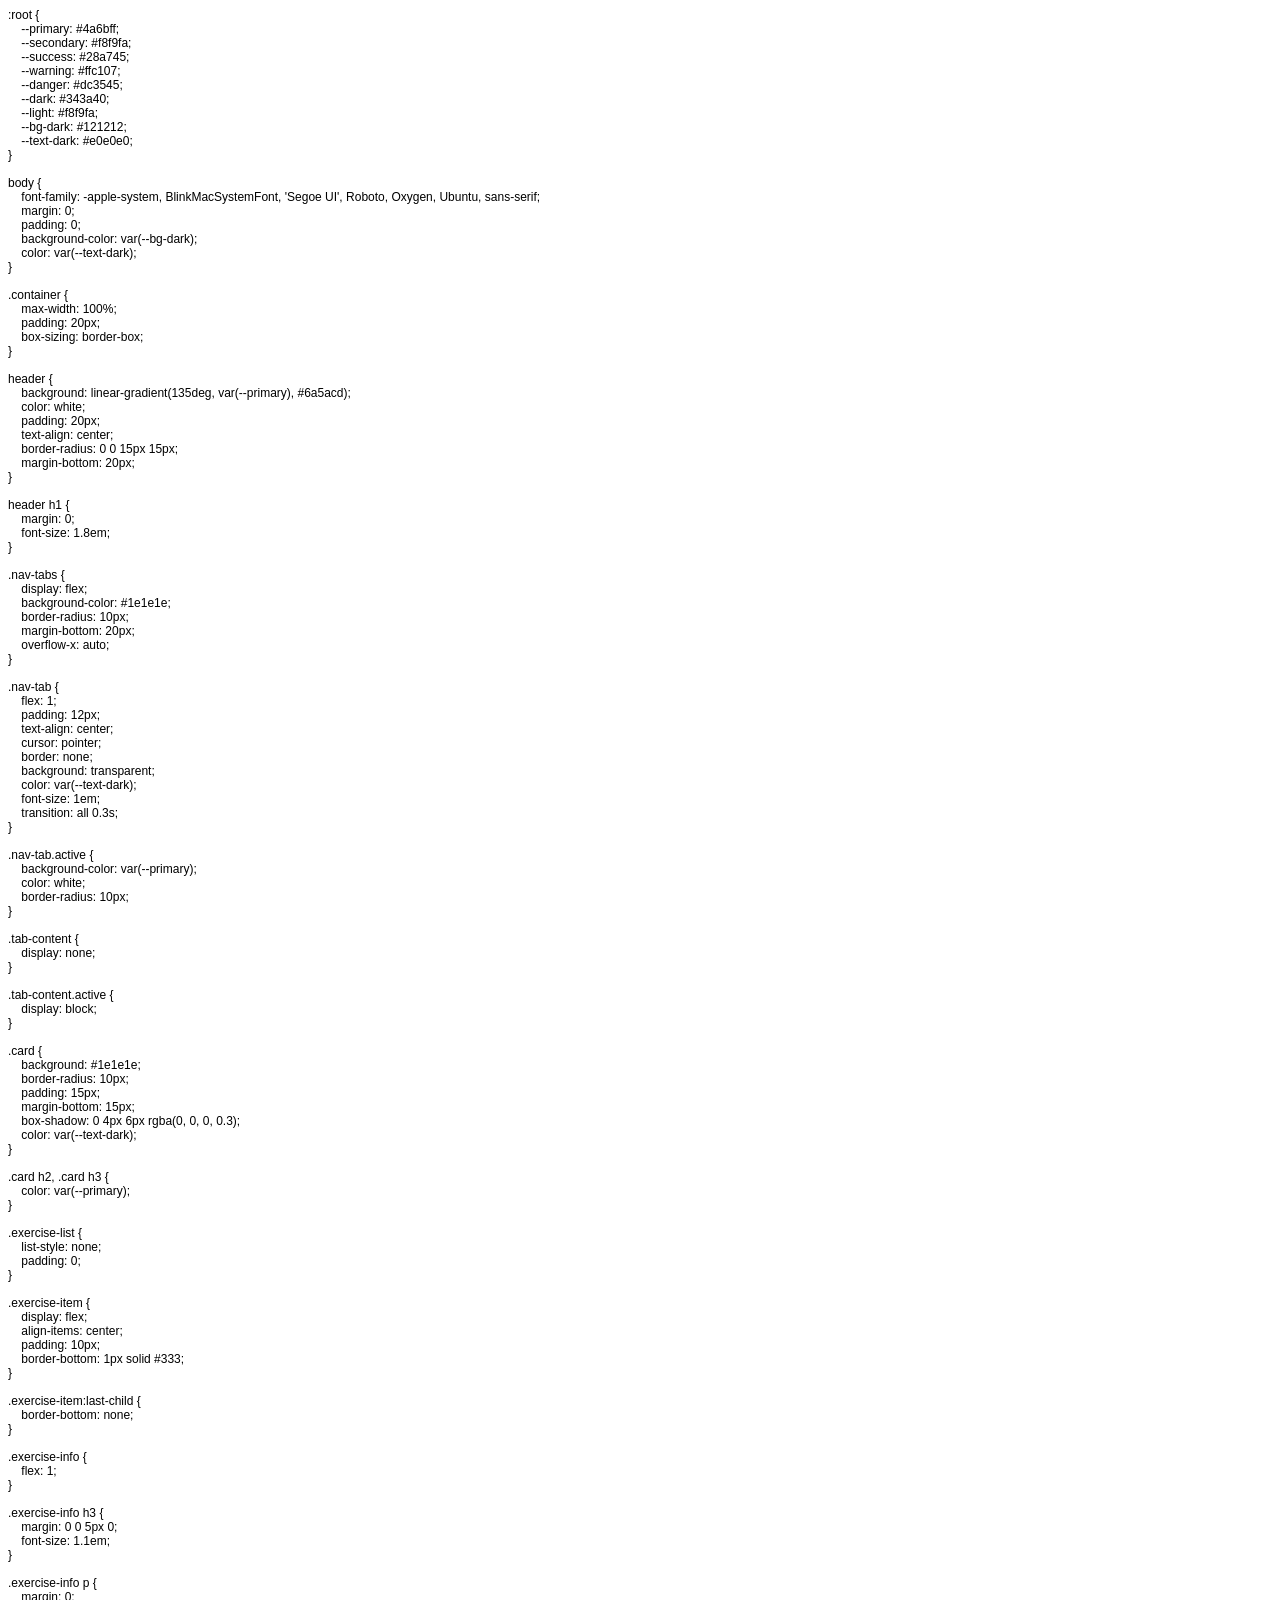
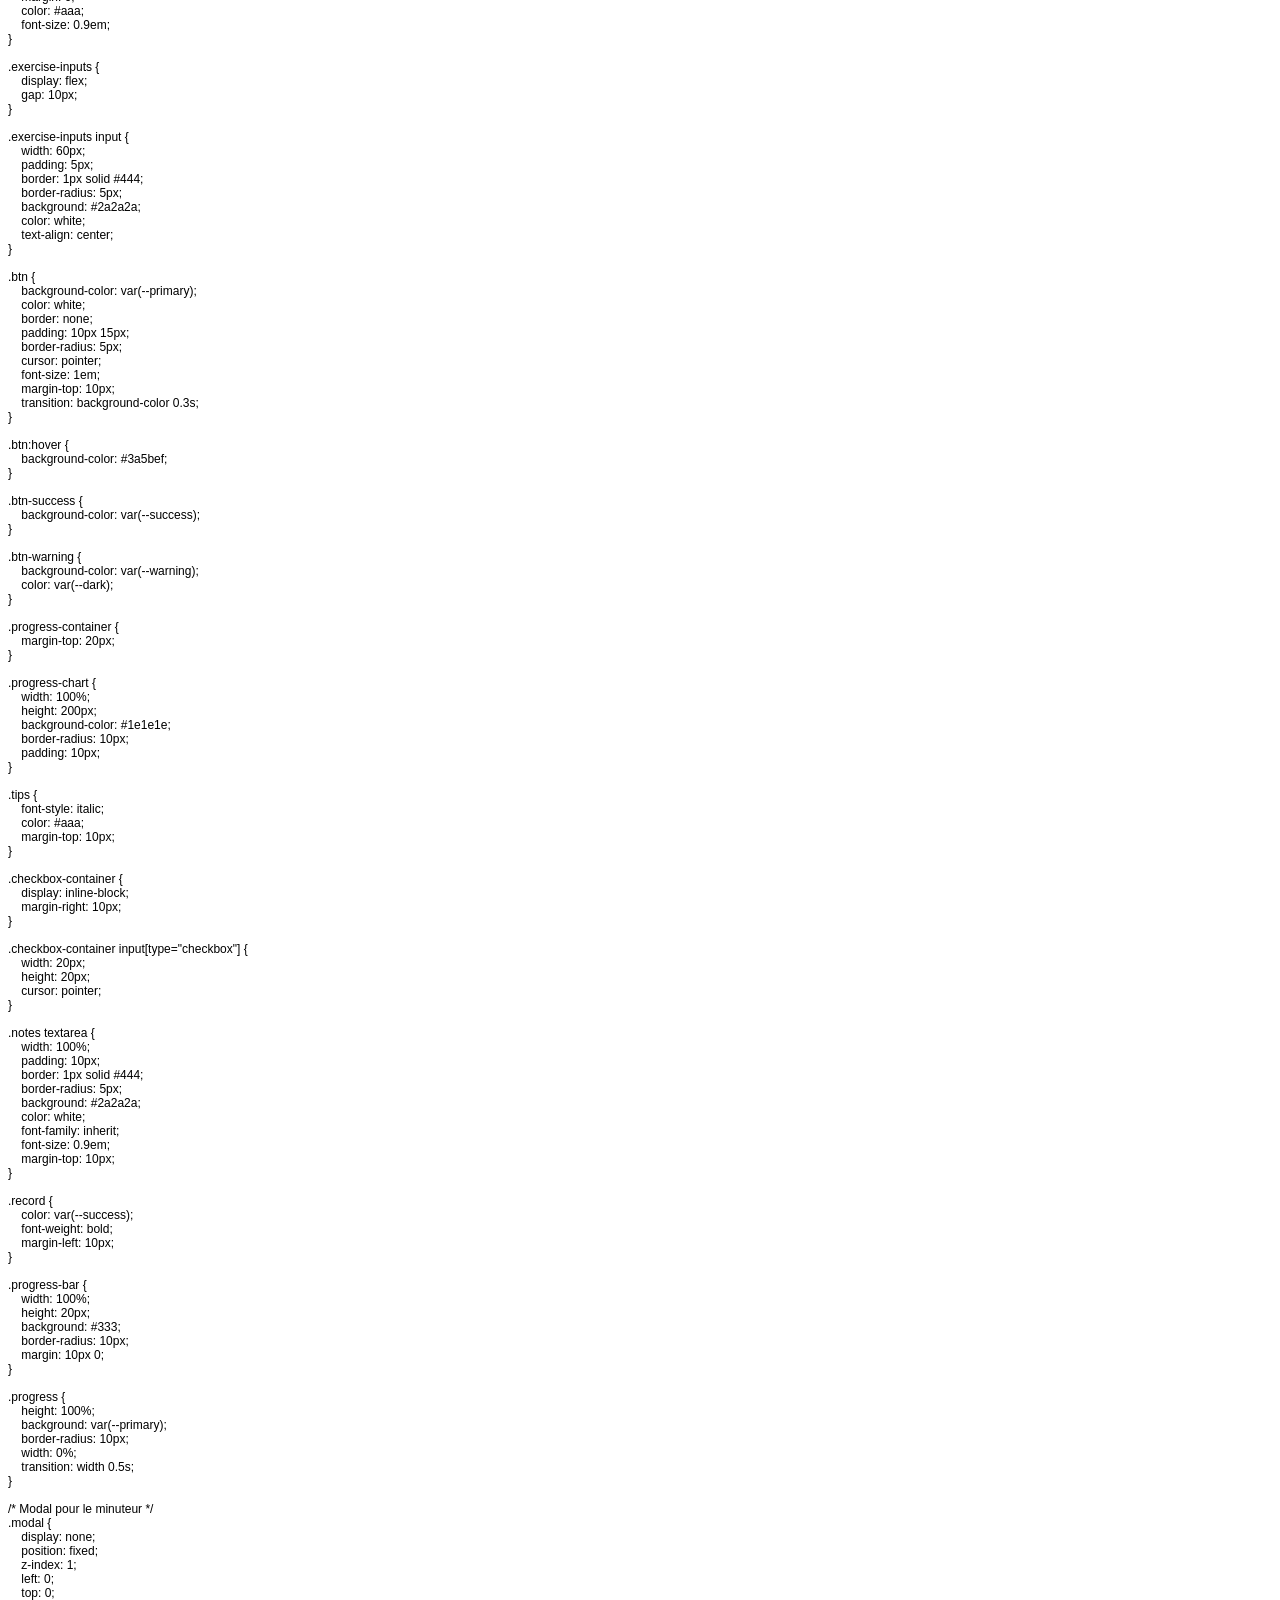
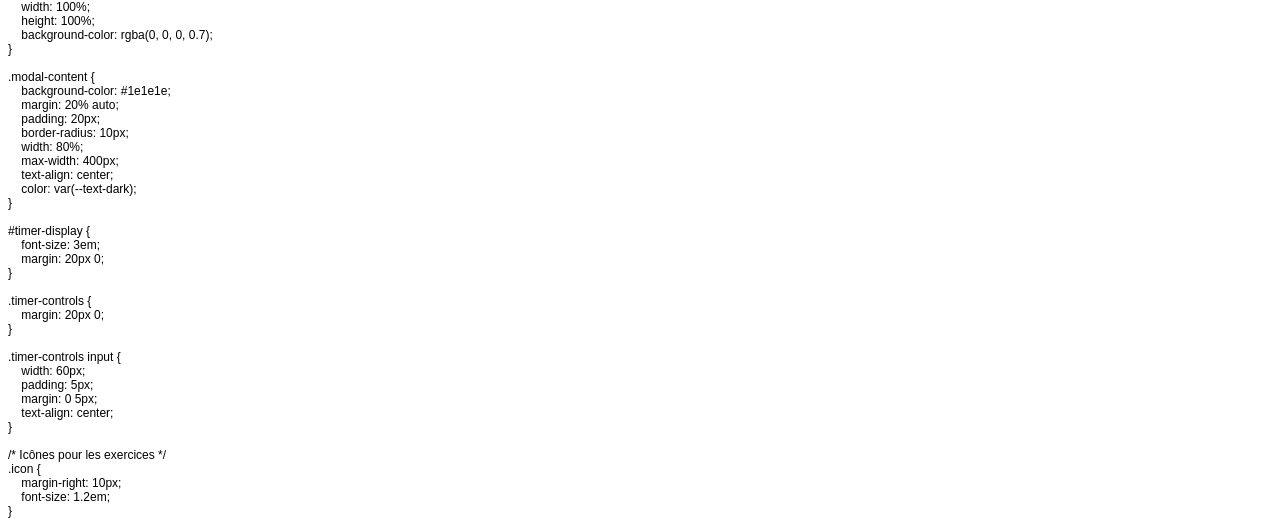
<file: style.css.html>
<!DOCTYPE html PUBLIC "-//W3C//DTD HTML 4.01//EN" "http://www.w3.org/TR/html4/strict.dtd">
<html>
<head>
  <meta http-equiv="Content-Type" content="text/html; charset=utf-8">
  <meta http-equiv="Content-Style-Type" content="text/css">
  <title></title>
  <meta name="Generator" content="Cocoa HTML Writer">
  <meta name="CocoaVersion" content="2685.6">
  <style type="text/css">
    p.p1 {margin: 0.0px 0.0px 0.0px 0.0px; font: 12.0px Helvetica}
    p.p2 {margin: 0.0px 0.0px 0.0px 0.0px; font: 12.0px Helvetica; min-height: 14.0px}
  </style>
</head>
<body>
<p class="p1">:root {</p>
<p class="p1"><span class="Apple-converted-space">    </span>--primary: #4a6bff;</p>
<p class="p1"><span class="Apple-converted-space">    </span>--secondary: #f8f9fa;</p>
<p class="p1"><span class="Apple-converted-space">    </span>--success: #28a745;</p>
<p class="p1"><span class="Apple-converted-space">    </span>--warning: #ffc107;</p>
<p class="p1"><span class="Apple-converted-space">    </span>--danger: #dc3545;</p>
<p class="p1"><span class="Apple-converted-space">    </span>--dark: #343a40;</p>
<p class="p1"><span class="Apple-converted-space">    </span>--light: #f8f9fa;</p>
<p class="p1"><span class="Apple-converted-space">    </span>--bg-dark: #121212;</p>
<p class="p1"><span class="Apple-converted-space">    </span>--text-dark: #e0e0e0;</p>
<p class="p1">}</p>
<p class="p2"><br></p>
<p class="p1">body {</p>
<p class="p1"><span class="Apple-converted-space">    </span>font-family: -apple-system, BlinkMacSystemFont, 'Segoe UI', Roboto, Oxygen, Ubuntu, sans-serif;</p>
<p class="p1"><span class="Apple-converted-space">    </span>margin: 0;</p>
<p class="p1"><span class="Apple-converted-space">    </span>padding: 0;</p>
<p class="p1"><span class="Apple-converted-space">    </span>background-color: var(--bg-dark);</p>
<p class="p1"><span class="Apple-converted-space">    </span>color: var(--text-dark);</p>
<p class="p1">}</p>
<p class="p2"><br></p>
<p class="p1">.container {</p>
<p class="p1"><span class="Apple-converted-space">    </span>max-width: 100%;</p>
<p class="p1"><span class="Apple-converted-space">    </span>padding: 20px;</p>
<p class="p1"><span class="Apple-converted-space">    </span>box-sizing: border-box;</p>
<p class="p1">}</p>
<p class="p2"><br></p>
<p class="p1">header {</p>
<p class="p1"><span class="Apple-converted-space">    </span>background: linear-gradient(135deg, var(--primary), #6a5acd);</p>
<p class="p1"><span class="Apple-converted-space">    </span>color: white;</p>
<p class="p1"><span class="Apple-converted-space">    </span>padding: 20px;</p>
<p class="p1"><span class="Apple-converted-space">    </span>text-align: center;</p>
<p class="p1"><span class="Apple-converted-space">    </span>border-radius: 0 0 15px 15px;</p>
<p class="p1"><span class="Apple-converted-space">    </span>margin-bottom: 20px;</p>
<p class="p1">}</p>
<p class="p2"><br></p>
<p class="p1">header h1 {</p>
<p class="p1"><span class="Apple-converted-space">    </span>margin: 0;</p>
<p class="p1"><span class="Apple-converted-space">    </span>font-size: 1.8em;</p>
<p class="p1">}</p>
<p class="p2"><br></p>
<p class="p1">.nav-tabs {</p>
<p class="p1"><span class="Apple-converted-space">    </span>display: flex;</p>
<p class="p1"><span class="Apple-converted-space">    </span>background-color: #1e1e1e;</p>
<p class="p1"><span class="Apple-converted-space">    </span>border-radius: 10px;</p>
<p class="p1"><span class="Apple-converted-space">    </span>margin-bottom: 20px;</p>
<p class="p1"><span class="Apple-converted-space">    </span>overflow-x: auto;</p>
<p class="p1">}</p>
<p class="p2"><br></p>
<p class="p1">.nav-tab {</p>
<p class="p1"><span class="Apple-converted-space">    </span>flex: 1;</p>
<p class="p1"><span class="Apple-converted-space">    </span>padding: 12px;</p>
<p class="p1"><span class="Apple-converted-space">    </span>text-align: center;</p>
<p class="p1"><span class="Apple-converted-space">    </span>cursor: pointer;</p>
<p class="p1"><span class="Apple-converted-space">    </span>border: none;</p>
<p class="p1"><span class="Apple-converted-space">    </span>background: transparent;</p>
<p class="p1"><span class="Apple-converted-space">    </span>color: var(--text-dark);</p>
<p class="p1"><span class="Apple-converted-space">    </span>font-size: 1em;</p>
<p class="p1"><span class="Apple-converted-space">    </span>transition: all 0.3s;</p>
<p class="p1">}</p>
<p class="p2"><br></p>
<p class="p1">.nav-tab.active {</p>
<p class="p1"><span class="Apple-converted-space">    </span>background-color: var(--primary);</p>
<p class="p1"><span class="Apple-converted-space">    </span>color: white;</p>
<p class="p1"><span class="Apple-converted-space">    </span>border-radius: 10px;</p>
<p class="p1">}</p>
<p class="p2"><br></p>
<p class="p1">.tab-content {</p>
<p class="p1"><span class="Apple-converted-space">    </span>display: none;</p>
<p class="p1">}</p>
<p class="p2"><br></p>
<p class="p1">.tab-content.active {</p>
<p class="p1"><span class="Apple-converted-space">    </span>display: block;</p>
<p class="p1">}</p>
<p class="p2"><br></p>
<p class="p1">.card {</p>
<p class="p1"><span class="Apple-converted-space">    </span>background: #1e1e1e;</p>
<p class="p1"><span class="Apple-converted-space">    </span>border-radius: 10px;</p>
<p class="p1"><span class="Apple-converted-space">    </span>padding: 15px;</p>
<p class="p1"><span class="Apple-converted-space">    </span>margin-bottom: 15px;</p>
<p class="p1"><span class="Apple-converted-space">    </span>box-shadow: 0 4px 6px rgba(0, 0, 0, 0.3);</p>
<p class="p1"><span class="Apple-converted-space">    </span>color: var(--text-dark);</p>
<p class="p1">}</p>
<p class="p2"><br></p>
<p class="p1">.card h2, .card h3 {</p>
<p class="p1"><span class="Apple-converted-space">    </span>color: var(--primary);</p>
<p class="p1">}</p>
<p class="p2"><br></p>
<p class="p1">.exercise-list {</p>
<p class="p1"><span class="Apple-converted-space">    </span>list-style: none;</p>
<p class="p1"><span class="Apple-converted-space">    </span>padding: 0;</p>
<p class="p1">}</p>
<p class="p2"><br></p>
<p class="p1">.exercise-item {</p>
<p class="p1"><span class="Apple-converted-space">    </span>display: flex;</p>
<p class="p1"><span class="Apple-converted-space">    </span>align-items: center;</p>
<p class="p1"><span class="Apple-converted-space">    </span>padding: 10px;</p>
<p class="p1"><span class="Apple-converted-space">    </span>border-bottom: 1px solid #333;</p>
<p class="p1">}</p>
<p class="p2"><br></p>
<p class="p1">.exercise-item:last-child {</p>
<p class="p1"><span class="Apple-converted-space">    </span>border-bottom: none;</p>
<p class="p1">}</p>
<p class="p2"><br></p>
<p class="p1">.exercise-info {</p>
<p class="p1"><span class="Apple-converted-space">    </span>flex: 1;</p>
<p class="p1">}</p>
<p class="p2"><br></p>
<p class="p1">.exercise-info h3 {</p>
<p class="p1"><span class="Apple-converted-space">    </span>margin: 0 0 5px 0;</p>
<p class="p1"><span class="Apple-converted-space">    </span>font-size: 1.1em;</p>
<p class="p1">}</p>
<p class="p2"><br></p>
<p class="p1">.exercise-info p {</p>
<p class="p1"><span class="Apple-converted-space">    </span>margin: 0;</p>
<p class="p1"><span class="Apple-converted-space">    </span>color: #aaa;</p>
<p class="p1"><span class="Apple-converted-space">    </span>font-size: 0.9em;</p>
<p class="p1">}</p>
<p class="p2"><br></p>
<p class="p1">.exercise-inputs {</p>
<p class="p1"><span class="Apple-converted-space">    </span>display: flex;</p>
<p class="p1"><span class="Apple-converted-space">    </span>gap: 10px;</p>
<p class="p1">}</p>
<p class="p2"><br></p>
<p class="p1">.exercise-inputs input {</p>
<p class="p1"><span class="Apple-converted-space">    </span>width: 60px;</p>
<p class="p1"><span class="Apple-converted-space">    </span>padding: 5px;</p>
<p class="p1"><span class="Apple-converted-space">    </span>border: 1px solid #444;</p>
<p class="p1"><span class="Apple-converted-space">    </span>border-radius: 5px;</p>
<p class="p1"><span class="Apple-converted-space">    </span>background: #2a2a2a;</p>
<p class="p1"><span class="Apple-converted-space">    </span>color: white;</p>
<p class="p1"><span class="Apple-converted-space">    </span>text-align: center;</p>
<p class="p1">}</p>
<p class="p2"><br></p>
<p class="p1">.btn {</p>
<p class="p1"><span class="Apple-converted-space">    </span>background-color: var(--primary);</p>
<p class="p1"><span class="Apple-converted-space">    </span>color: white;</p>
<p class="p1"><span class="Apple-converted-space">    </span>border: none;</p>
<p class="p1"><span class="Apple-converted-space">    </span>padding: 10px 15px;</p>
<p class="p1"><span class="Apple-converted-space">    </span>border-radius: 5px;</p>
<p class="p1"><span class="Apple-converted-space">    </span>cursor: pointer;</p>
<p class="p1"><span class="Apple-converted-space">    </span>font-size: 1em;</p>
<p class="p1"><span class="Apple-converted-space">    </span>margin-top: 10px;</p>
<p class="p1"><span class="Apple-converted-space">    </span>transition: background-color 0.3s;</p>
<p class="p1">}</p>
<p class="p2"><br></p>
<p class="p1">.btn:hover {</p>
<p class="p1"><span class="Apple-converted-space">    </span>background-color: #3a5bef;</p>
<p class="p1">}</p>
<p class="p2"><br></p>
<p class="p1">.btn-success {</p>
<p class="p1"><span class="Apple-converted-space">    </span>background-color: var(--success);</p>
<p class="p1">}</p>
<p class="p2"><br></p>
<p class="p1">.btn-warning {</p>
<p class="p1"><span class="Apple-converted-space">    </span>background-color: var(--warning);</p>
<p class="p1"><span class="Apple-converted-space">    </span>color: var(--dark);</p>
<p class="p1">}</p>
<p class="p2"><br></p>
<p class="p1">.progress-container {</p>
<p class="p1"><span class="Apple-converted-space">    </span>margin-top: 20px;</p>
<p class="p1">}</p>
<p class="p2"><br></p>
<p class="p1">.progress-chart {</p>
<p class="p1"><span class="Apple-converted-space">    </span>width: 100%;</p>
<p class="p1"><span class="Apple-converted-space">    </span>height: 200px;</p>
<p class="p1"><span class="Apple-converted-space">    </span>background-color: #1e1e1e;</p>
<p class="p1"><span class="Apple-converted-space">    </span>border-radius: 10px;</p>
<p class="p1"><span class="Apple-converted-space">    </span>padding: 10px;</p>
<p class="p1">}</p>
<p class="p2"><br></p>
<p class="p1">.tips {</p>
<p class="p1"><span class="Apple-converted-space">    </span>font-style: italic;</p>
<p class="p1"><span class="Apple-converted-space">    </span>color: #aaa;</p>
<p class="p1"><span class="Apple-converted-space">    </span>margin-top: 10px;</p>
<p class="p1">}</p>
<p class="p2"><br></p>
<p class="p1">.checkbox-container {</p>
<p class="p1"><span class="Apple-converted-space">    </span>display: inline-block;</p>
<p class="p1"><span class="Apple-converted-space">    </span>margin-right: 10px;</p>
<p class="p1">}</p>
<p class="p2"><br></p>
<p class="p1">.checkbox-container input[type="checkbox"] {</p>
<p class="p1"><span class="Apple-converted-space">    </span>width: 20px;</p>
<p class="p1"><span class="Apple-converted-space">    </span>height: 20px;</p>
<p class="p1"><span class="Apple-converted-space">    </span>cursor: pointer;</p>
<p class="p1">}</p>
<p class="p2"><br></p>
<p class="p1">.notes textarea {</p>
<p class="p1"><span class="Apple-converted-space">    </span>width: 100%;</p>
<p class="p1"><span class="Apple-converted-space">    </span>padding: 10px;</p>
<p class="p1"><span class="Apple-converted-space">    </span>border: 1px solid #444;</p>
<p class="p1"><span class="Apple-converted-space">    </span>border-radius: 5px;</p>
<p class="p1"><span class="Apple-converted-space">    </span>background: #2a2a2a;</p>
<p class="p1"><span class="Apple-converted-space">    </span>color: white;</p>
<p class="p1"><span class="Apple-converted-space">    </span>font-family: inherit;</p>
<p class="p1"><span class="Apple-converted-space">    </span>font-size: 0.9em;</p>
<p class="p1"><span class="Apple-converted-space">    </span>margin-top: 10px;</p>
<p class="p1">}</p>
<p class="p2"><br></p>
<p class="p1">.record {</p>
<p class="p1"><span class="Apple-converted-space">    </span>color: var(--success);</p>
<p class="p1"><span class="Apple-converted-space">    </span>font-weight: bold;</p>
<p class="p1"><span class="Apple-converted-space">    </span>margin-left: 10px;</p>
<p class="p1">}</p>
<p class="p2"><br></p>
<p class="p1">.progress-bar {</p>
<p class="p1"><span class="Apple-converted-space">    </span>width: 100%;</p>
<p class="p1"><span class="Apple-converted-space">    </span>height: 20px;</p>
<p class="p1"><span class="Apple-converted-space">    </span>background: #333;</p>
<p class="p1"><span class="Apple-converted-space">    </span>border-radius: 10px;</p>
<p class="p1"><span class="Apple-converted-space">    </span>margin: 10px 0;</p>
<p class="p1">}</p>
<p class="p2"><br></p>
<p class="p1">.progress {</p>
<p class="p1"><span class="Apple-converted-space">    </span>height: 100%;</p>
<p class="p1"><span class="Apple-converted-space">    </span>background: var(--primary);</p>
<p class="p1"><span class="Apple-converted-space">    </span>border-radius: 10px;</p>
<p class="p1"><span class="Apple-converted-space">    </span>width: 0%;</p>
<p class="p1"><span class="Apple-converted-space">    </span>transition: width 0.5s;</p>
<p class="p1">}</p>
<p class="p2"><br></p>
<p class="p1">/* Modal pour le minuteur */</p>
<p class="p1">.modal {</p>
<p class="p1"><span class="Apple-converted-space">    </span>display: none;</p>
<p class="p1"><span class="Apple-converted-space">    </span>position: fixed;</p>
<p class="p1"><span class="Apple-converted-space">    </span>z-index: 1;</p>
<p class="p1"><span class="Apple-converted-space">    </span>left: 0;</p>
<p class="p1"><span class="Apple-converted-space">    </span>top: 0;</p>
<p class="p1"><span class="Apple-converted-space">    </span>width: 100%;</p>
<p class="p1"><span class="Apple-converted-space">    </span>height: 100%;</p>
<p class="p1"><span class="Apple-converted-space">    </span>background-color: rgba(0, 0, 0, 0.7);</p>
<p class="p1">}</p>
<p class="p2"><br></p>
<p class="p1">.modal-content {</p>
<p class="p1"><span class="Apple-converted-space">    </span>background-color: #1e1e1e;</p>
<p class="p1"><span class="Apple-converted-space">    </span>margin: 20% auto;</p>
<p class="p1"><span class="Apple-converted-space">    </span>padding: 20px;</p>
<p class="p1"><span class="Apple-converted-space">    </span>border-radius: 10px;</p>
<p class="p1"><span class="Apple-converted-space">    </span>width: 80%;</p>
<p class="p1"><span class="Apple-converted-space">    </span>max-width: 400px;</p>
<p class="p1"><span class="Apple-converted-space">    </span>text-align: center;</p>
<p class="p1"><span class="Apple-converted-space">    </span>color: var(--text-dark);</p>
<p class="p1">}</p>
<p class="p2"><br></p>
<p class="p1">#timer-display {</p>
<p class="p1"><span class="Apple-converted-space">    </span>font-size: 3em;</p>
<p class="p1"><span class="Apple-converted-space">    </span>margin: 20px 0;</p>
<p class="p1">}</p>
<p class="p2"><br></p>
<p class="p1">.timer-controls {</p>
<p class="p1"><span class="Apple-converted-space">    </span>margin: 20px 0;</p>
<p class="p1">}</p>
<p class="p2"><br></p>
<p class="p1">.timer-controls input {</p>
<p class="p1"><span class="Apple-converted-space">    </span>width: 60px;</p>
<p class="p1"><span class="Apple-converted-space">    </span>padding: 5px;</p>
<p class="p1"><span class="Apple-converted-space">    </span>margin: 0 5px;</p>
<p class="p1"><span class="Apple-converted-space">    </span>text-align: center;</p>
<p class="p1">}</p>
<p class="p2"><br></p>
<p class="p1">/* Icônes pour les exercices */</p>
<p class="p1">.icon {</p>
<p class="p1"><span class="Apple-converted-space">    </span>margin-right: 10px;</p>
<p class="p1"><span class="Apple-converted-space">    </span>font-size: 1.2em;</p>
<p class="p1">}</p>
</body>
</html>
</file>
<file: style.css>
/* ============================================
   MON COACH SPORTIF - Thème Sportif (V7)
   Couleurs : Orange/Noir (énergie, motivation)
   Police : Inter (moderne, lisible)
   ============================================ */

:root {
  /* Couleurs principales */
  --bg: #1A1A1A; /* Noir profond */
  --panel: #242424; /* Gris foncé */
  --panel2: #2D2D2D; /* Gris légèrement plus clair */
  --text: #FFFFFF; /* Blanc */
  --muted: #A0A0A0; /* Gris clair */
  --line: #3A3A3A; /* Bordure */
  
  /* Couleurs accentuées */
  --primary: #FF6B35; /* Orange (énergie) */
  --primary-light: #FF8C5A; /* Orange clair */
  --secondary: #4ECDC4; /* Turquoise (frais) */
  --success: #4CAF50; /* Vert (progrès) */
  --danger: #F44336; /* Rouge (alertes) */
  --warning: #FFC107; /* Jaune (attention) */
  
  /* Design */
  --radius: 16px; /* Bordures arrondies */
  --shadow: 0 4px 20px rgba(0, 0, 0, 0.3); /* Ombre */
  
  /* Police */
  --font-primary: 'Inter', -apple-system, BlinkMacSystemFont, "SF Pro Display", sans-serif;
}

/* ============================================
   RESET & BASE
   ============================================ */
* {
  box-sizing: border-box;
  -webkit-tap-highlight-color: transparent;
}

html, body {
  margin: 0;
  background: var(--bg);
  color: var(--text);
  font-family: var(--font-primary);
  min-height: 100%;
}

body {
  padding-bottom: 94px;
}

button, input, select, textarea {
  font: inherit;
  color: inherit;
}

button, select, input, textarea {
  border: 1px solid var(--line);
  background: var(--panel2);
  border-radius: var(--radius);
  padding: 12px;
  outline: none;
}

button {
  cursor: pointer;
  min-height: 44px;
  font-weight: 600;
  transition: all 0.2s ease;
}

button:active {
  transform: scale(0.98);
}

input, select, textarea {
  width: 100%;
}

input::placeholder {
  color: #6F6F6F;
}

.hidden {
  display: none !important;
}

.safe-top {
  padding-top: max(14px, env(safe-area-inset-top));
}

.safe-bottom {
  padding-bottom: max(10px, env(safe-area-inset-bottom));
}

/* ============================================
   TYPOGRAPHIE
   ============================================ */
h1, h2, h3, p {
  margin: 0;
}

h1 {
  font-size: 24px;
  font-weight: 800;
  letter-spacing: -0.02em;
}

h2 {
  font-size: 20px;
  font-weight: 700;
  letter-spacing: -0.01em;
}

h3 {
  font-size: 16px;
  font-weight: 600;
}

.eyebrow {
  font-size: 11px;
  text-transform: uppercase;
  letter-spacing: 0.12em;
  color: var(--primary);
  font-weight: 800;
  margin-bottom: 4px;
}

.muted {
  color: var(--muted);
  line-height: 1.35;
  font-size: 14px;
}

/* ============================================
   TOP BAR (En-tête)
   ============================================ */
.topbar {
  position: sticky;
  top: 0;
  z-index: 20;
  background: linear-gradient(180deg, rgba(26, 26, 26, 0.98), rgba(26, 26, 26, 0.82));
  backdrop-filter: blur(14px);
  padding: 14px 14px 10px;
  display: flex;
  justify-content: space-between;
  align-items: center;
  border-bottom: 1px solid rgba(255, 255, 255, 0.05);
}

.topbar h1 {
  color: var(--primary);
}

/* ============================================
   PAGES & CARDS
   ============================================ */
.page {
  display: none;
  padding: 12px;
}

.page.active {
  display: block;
}

.card {
  background: linear-gradient(180deg, var(--panel), #1A1A1A);
  border: 1px solid rgba(255, 255, 255, 0.07);
  border-radius: var(--radius);
  box-shadow: var(--shadow);
  padding: 16px;
  margin-bottom: 12px;
}

.compact {
  padding: 14px;
}

/* ============================================
   BOUTONS
   ============================================ */
.primary {
  background: linear-gradient(135deg, var(--primary), var(--primary-light));
  border: 0;
  color: white;
  font-weight: 800;
}

.mini {
  font-size: 13px;
  padding: 8px 12px;
  min-height: 36px;
}

.danger {
  border-color: rgba(244, 67, 54, 0.4);
  color: #FFCDD2;
}

.full {
  width: 100%;
  margin-top: 12px;
}

.ghost-small {
  font-size: 12px;
  padding: 8px;
  min-height: 34px;
  background: rgba(255, 255, 255, 0.06);
}

/* ============================================
   NAVIGATION (Bottom Nav)
   ============================================ */
.bottom-nav {
  position: fixed;
  left: 0;
  right: 0;
  bottom: 0;
  z-index: 30;
  background: rgba(26, 26, 26, 0.96);
  backdrop-filter: blur(16px);
  border-top: 1px solid rgba(255, 255, 255, 0.08);
  display: grid;
  grid-template-columns: repeat(4, 1fr);
  gap: 4px;
  padding: 8px 8px 10px;
}

.nav-btn {
  background: transparent;
  border: 0;
  color: var(--muted);
  display: flex;
  flex-direction: column;
  gap: 3px;
  align-items: center;
  justify-content: center;
  font-size: 18px;
  padding: 7px 4px;
  min-height: 54px;
  border-radius: var(--radius);
}

.nav-btn span {
  font-size: 11px;
  font-weight: 600;
}

.nav-btn.active {
  color: var(--primary);
  background: rgba(255, 107, 53, 0.12);
}

/* ============================================
   ÉCRAN D'ACCUEIL (Nouveau : Résumé)
   ============================================ */
.home-summary {
  display: grid;
  gap: 12px;
  margin-bottom: 16px;
}

.last-session-card {
  background: linear-gradient(135deg, rgba(255, 107, 53, 0.15), rgba(78, 205, 196, 0.15));
  border: 1px solid rgba(255, 107, 53, 0.3);
  border-radius: var(--radius);
  padding: 16px;
}

.last-session-card h3 {
  color: var(--primary);
  margin-bottom: 8px;
}

.next-session-card {
  background: linear-gradient(135deg, rgba(78, 205, 196, 0.15), rgba(255, 107, 53, 0.15));
  border: 1px solid rgba(78, 205, 196, 0.3);
  border-radius: var(--radius);
  padding: 16px;
}

.next-session-card h3 {
  color: var(--secondary);
  margin-bottom: 8px;
}

.quick-launch-btn {
  background: linear-gradient(135deg, var(--primary), var(--primary-light));
  border: 0;
  color: white;
  font-weight: 800;
  font-size: 16px;
  padding: 14px;
  border-radius: var(--radius);
  margin-top: 8px;
}

/* ============================================
   SÉANCES & EXERCICES
   ============================================ */
.session-page {
  padding-bottom: 86px;
}

.session-head {
  position: sticky;
  top: 78px;
  z-index: 10;
}

.pill {
  display: inline-flex;
  align-items: center;
  gap: 4px;
  border-radius: 999px;
  background: rgba(255, 107, 53, 0.13);
  color: #FFCDD2;
  padding: 5px 9px;
  font-size: 12px;
  font-weight: 800;
  margin-bottom: 4px;
}

.empty-state {
  color: var(--muted);
  padding: 18px;
  text-align: center;
}

.exercise-stack {
  display: grid;
  gap: 10px;
}

.exercise-card {
  background: var(--panel);
  border: 1px solid rgba(255, 255, 255, 0.07);
  border-radius: var(--radius);
  padding: 12px;
}

.exercise-top {
  display: flex;
  justify-content: space-between;
  gap: 10px;
  align-items: flex-start;
}

.exercise-title {
  display: flex;
  gap: 8px;
  align-items: center;
}

.exercise-title h3 {
  color: var(--text);
}

.record {
  color: var(--muted);
  font-size: 12px;
  margin-top: 4px;
}

.last-perf {
  font-size: 12px;
  color: #CBD5E1;
  margin-top: 2px;
}

/* Cartes de séries avec couleurs de progression */
.set-list {
  display: grid;
  gap: 8px;
  margin-top: 12px;
}

.set-row {
  display: grid;
  grid-template-columns: 34px 1fr 1fr auto;
  gap: 8px;
  align-items: center;
  background: rgba(255, 255, 255, 0.035);
  border: 1px solid rgba(255, 255, 255, 0.05);
  border-radius: var(--radius);
  padding: 8px;
}

.set-row.pullup-row {
  grid-template-columns: 34px 82px 1fr 1fr auto;
}

/* Couleurs pour les séries */
.set-row.progress-up {
  background: rgba(76, 175, 80, 0.1); /* Vert clair */
  border-color: rgba(76, 175, 80, 0.3);
}

.set-row.progress-down {
  background: rgba(244, 67, 54, 0.1); /* Rouge clair */
  border-color: rgba(244, 67, 54, 0.3);
}

.set-row.locked {
  background: rgba(78, 205, 196, 0.08);
  border-color: rgba(78, 205, 196, 0.25);
  opacity: 0.88;
}

.set-row.editing {
  background: rgba(255, 107, 53, 0.08);
  border-color: rgba(255, 107, 53, 0.25);
}

.set-row input:disabled,
.set-row select:disabled {
  opacity: 0.7;
  color: #CBD5E1;
}

.set-number {
  font-size: 12px;
  color: var(--muted);
  font-weight: 900;
  text-align: center;
}

.lock-pill, .edit-pill {
  font-size: 10px;
  border-radius: 999px;
  padding: 4px 6px;
  white-space: nowrap;
}

.lock-pill {
  background: rgba(78, 205, 196, 0.18);
  color: #BBF7D0;
}

.edit-pill {
  background: rgba(255, 107, 53, 0.18);
  color: #FFCDD2;
}

.set-actions {
  display: grid;
  grid-template-columns: repeat(4, 1fr);
  gap: 6px;
  margin-top: 8px;
}

.set-actions button {
  font-size: 12px;
  padding: 8px;
  min-height: 34px;
  background: rgba(255, 255, 255, 0.06);
}

/* Boutons d'action principaux (plus grands) */
.main-actions {
  display: grid;
  grid-template-columns: 1fr 1fr;
  gap: 8px;
  margin-top: 12px;
}

.main-actions button {
  font-size: 14px;
  padding: 12px;
  min-height: 48px;
}

/* ============================================
   TIMER (Minuteur)
   ============================================ */
.timer-bar {
  position: fixed;
  left: 8px;
  right: 8px;
  bottom: 75px;
  z-index: 25;
  display: grid;
  grid-template-columns: 70px 1fr 70px;
  gap: 8px;
  background: rgba(26, 26, 26, 0.94);
  backdrop-filter: blur(16px);
  border: 1px solid rgba(255, 255, 255, 0.08);
  border-radius: 20px;
  padding: 8px;
}

.timer-main {
  background: linear-gradient(135deg, var(--primary), var(--secondary));
  border: 0;
  font-weight: 900;
  font-size: 20px;
}

.timer-small {
  font-size: 12px;
  background: var(--panel2);
}

/* ============================================
   STATISTIQUES & GRAPHIQUES
   ============================================ */
.section-row {
  display: flex;
  justify-content: space-between;
  align-items: flex-start;
  gap: 12px;
}

.stats-row {
  display: grid;
  grid-template-columns: repeat(3, 1fr);
  gap: 8px;
  margin-top: 12px;
}

.stats-row div {
  background: rgba(255, 255, 255, 0.04);
  border: 1px solid rgba(255, 255, 255, 0.05);
  border-radius: var(--radius);
  padding: 10px;
  text-align: center;
}

.stats-row strong {
  display: block;
  font-size: 18px;
  color: var(--primary);
}

.stats-row span {
  font-size: 11px;
  color: var(--muted);
}

/* ============================================
   MODALES & FENÊTRES
   ============================================ */
.modal {
  position: fixed;
  inset: 0;
  z-index: 100;
  background: rgba(0, 0, 0, 0.65);
  display: flex;
  align-items: flex-end;
  padding: 12px;
}

.modal-card {
  width: 100%;
  max-height: 82vh;
  overflow: auto;
  background: var(--panel);
  border: 1px solid rgba(255, 255, 255, 0.07);
  border-radius: var(--radius);
  padding: 16px;
}

.summary-content {
  display: grid;
  gap: 10px;
  margin-top: 12px;
}

.summary-box {
  background: rgba(255, 255, 255, 0.04);
  border-radius: var(--radius);
  padding: 12px;
  line-height: 1.4;
  color: #DBEAFE;
}

/* ============================================
   FILTRES & SELECTEURS
   ============================================ */
.segmented {
  display: grid;
  grid-template-columns: repeat(3, 1fr);
  gap: 8px;
  margin-top: 14px;
}

.chip {
  background: rgba(255, 255, 255, 0.04);
  color: var(--muted);
  font-weight: 700;
  border: 1px solid rgba(255, 255, 255, 0.05);
  border-radius: var(--radius);
  padding: 10px;
  text-align: center;
}

.chip.active {
  background: rgba(255, 107, 53, 0.18);
  border-color: rgba(255, 107, 53, 0.45);
  color: var(--text);
}

.filter-grid {
  display: grid;
  grid-template-columns: 1fr;
  gap: 8px;
  margin-top: 10px;
}

/* ============================================
   RECORDS & PERFORMANCES
   ============================================ */
.records-list {
  display: grid;
  grid-template-columns: 1fr;
  gap: 8px;
  margin-top: 10px;
}

.record-item {
  display: flex;
  justify-content: space-between;
  gap: 8px;
  background: rgba(255, 255, 255, 0.04);
  border-radius: var(--radius);
  padding: 10px;
  color: var(--muted);
}

.record-item strong {
  color: var(--text);
}

/* ============================================
   CONSEILS & ASTUCES
   ============================================ */
.tips {
  display: grid;
  gap: 10px;
  margin-top: 10px;
}

.tips p {
  background: rgba(255, 255, 255, 0.04);
  padding: 12px;
  border-radius: var(--radius);
  color: #DBEAFE;
  line-height: 1.4;
}

/* ============================================
   BARRES DE PROGRÈS
   ============================================ */
.progress-shell {
  height: 12px;
  background: rgba(255, 255, 255, 0.08);
  border-radius: 999px;
  margin-top: 12px;
  overflow: hidden;
}

.progress-shell span {
  display: block;
  height: 100%;
  width: 0;
  background: linear-gradient(90deg, var(--primary), var(--secondary));
  border-radius: 999px;
  transition: width 0.3s ease;
}

/* ============================================
   BOUTONS DE FICHIERS (Export/Import)
   ============================================ */
.button-grid {
  display: grid;
  grid-template-columns: 1fr 1fr;
  gap: 8px;
  margin-top: 12px;
}

.file-btn {
  display: flex;
  align-items: center;
  justify-content: center;
  min-height: 44px;
  border: 1px solid var(--line);
  background: var(--panel2);
  border-radius: var(--radius);
}

.file-btn input {
  display: none;
}

/* ============================================
   SUPPORT & AIDE
   ============================================ */
.support-card {
  background: rgba(255, 107, 53, 0.07);
  border: 1px solid rgba(255, 107, 53, 0.18);
  border-radius: var(--radius);
  padding: 12px;
}

.support-card ul {
  margin: 10px 0 0 18px;
  padding: 0;
  color: #DBEAFE;
  line-height: 1.45;
  font-size: 13px;
}

.support-card li {
  margin: 3px 0;
}

.warmup-card {
  background: rgba(251, 191, 36, 0.08);
  border-color: rgba(251, 191, 36, 0.2);
}

.finisher-card {
  background: rgba(167, 243, 208, 0.07);
  border-color: rgba(167, 243, 208, 0.18);
}

/* ============================================
   SÉLECTEUR D'EXERCICES
   ============================================ */
.picker-card {
  max-height: 88vh;
}

.picker-cats {
  display: flex;
  gap: 6px;
  overflow: auto;
  padding: 10px 0 8px;
  margin: 0 -2px;
}

.picker-cats .chip {
  white-space: nowrap;
  min-height: 36px;
  padding: 8px 10px;
}

.picker-list {
  display: grid;
  gap: 8px;
  max-height: 32vh;
  overflow: auto;
  padding-right: 2px;
}

.exercise-option {
  display: flex;
  align-items: center;
  justify-content: space-between;
  gap: 10px;
  text-align: left;
  background: rgba(255, 255, 255, 0.045);
  border: 1px solid rgba(255, 255, 255, 0.07);
  border-radius: var(--radius);
  padding: 11px 12px;
}

.exercise-option span {
  font-weight: 800;
}

.exercise-option small {
  color: var(--muted);
  font-size: 11px;
  text-align: right;
}

.new-exercise-box {
  margin-top: 12px;
  border-top: 1px solid rgba(255, 255, 255, 0.08);
  padding-top: 12px;
  display: grid;
  gap: 8px;
}

.new-exercise-box h3 {
  font-size: 15px;
}

/* ============================================
   APERÇU DE SÉANCE (V6.1)
   ============================================ */
.template-card.clickable {
  cursor: pointer;
}

.template-preview-line {
  margin-top: 10px;
  font-size: 12px;
  color: #DBEAFE;
  background: rgba(255, 255, 255, 0.035);
  border: 1px solid rgba(255, 255, 255, 0.05);
  border-radius: 12px;
  padding: 8px;
  line-height: 1.35;
}

.preview-card {
  max-height: 86vh;
}

.preview-content {
  display: grid;
  gap: 10px;
  margin-top: 12px;
}

.preview-block {
  background: rgba(255, 255, 255, 0.04);
  border: 1px solid rgba(255, 255, 255, 0.06);
  border-radius: var(--radius);
  padding: 12px;
}

.preview-block h3 {
  font-size: 15px;
  margin-bottom: 8px;
}

.preview-block ul {
  margin: 0;
  padding: 0;
  list-style: none;
  display: grid;
  gap: 8px;
}

.preview-block li {
  line-height: 1.35;
  color: #E5EDF7;
}

.preview-block li span {
  display: grid;
  gap: 2px;
}

.preview-block small {
  color: var(--muted);
  font-size: 11px;
}

.preview-block .substitution {
  color: #FDE68A;
}

.main-preview {
  background: rgba(255, 107, 53, 0.065);
  border-color: rgba(255, 107, 53, 0.18);
}

/* ============================================
   CANVAS (Graphiques)
   ============================================ */
canvas {
  width: 100%;
  max-width: 100%;
  background: rgba(255, 255, 255, 0.025);
  border-radius: var(--radius);
  margin-top: 10px;
}

/* ============================================
   RESPONSIVE (Mobile)
   ============================================ */
@media (min-width: 760px) {
  main {
    max-width: 760px;
    margin: 0 auto;
  }
  
  .bottom-nav {
    left: 50%;
    transform: translateX(-50%);
    max-width: 760px;
    border-radius: 22px 22px 0 0;
  }
  
  .timer-bar {
    left: 50%;
    transform: translateX(-50%);
    max-width: 744px;
  }
  
  .filter-grid {
    grid-template-columns: repeat(3, 1fr);
  }
  
  .records-list {
    grid-template-columns: 1fr 1fr;
  }
  
  .template-list {
    grid-template-columns: 1fr 1fr;
  }
}

@media (max-width: 420px) {
  .page {
    padding: 9px;
  }
  
  .card, .compact {
    padding: 12px;
  }
  
  .exercise-card {
    padding: 10px;
  }
  
  .set-actions {
    gap: 5px;
  }
  
  .set-actions button {
    padding: 7px 5px;
    font-size: 11px;
  }
  
  .set-row {
    gap: 5px;
    padding: 6px;
    grid-template-columns: 28px 1fr 1fr auto 34px;
  }
  
  .set-row.pullup-row {
    grid-template-columns: 28px 70px 1fr 1fr auto 34px;
  }
  
  .set-row input, .set-row select {
    padding: 8px 4px;
    font-size: 13px;
  }
  
  .lock-pill, .edit-pill {
    display: none;
  }
  
  .exercise-title h3 {
    font-size: 16px;
  }
  
  .picker-list {
    max-height: 35vh;
  }
  
  .timer-bar {
    bottom: 73px;
  }
  
  .stats-row {
    grid-template-columns: 1fr;
  }
}

/* ============================================
   ANIMATIONS
   ============================================ */
@keyframes fadeIn {
  from {
    opacity: 0;
    transform: translateY(10px);
  }
  to {
    opacity: 1;
    transform: translateY(0);
  }
}

.card, .modal-card {
  animation: fadeIn 0.3s ease;
}

/* ============================================
   ICÔNES POUR LES EXERCICES (Optionnel)
   ============================================ */
.icon-squat::before {
  content: "🏋️";
}

.icon-bench::before {
  content: "🏋️";
}

.icon-deadlift::before {
  content: "💪";
}

.icon-pullup::before {
  content: "🦵";
}

.icon-shoulder::before {
  content: "🦾";
}

.icon-abs::before {
  content: "🧘";
}
</file>
